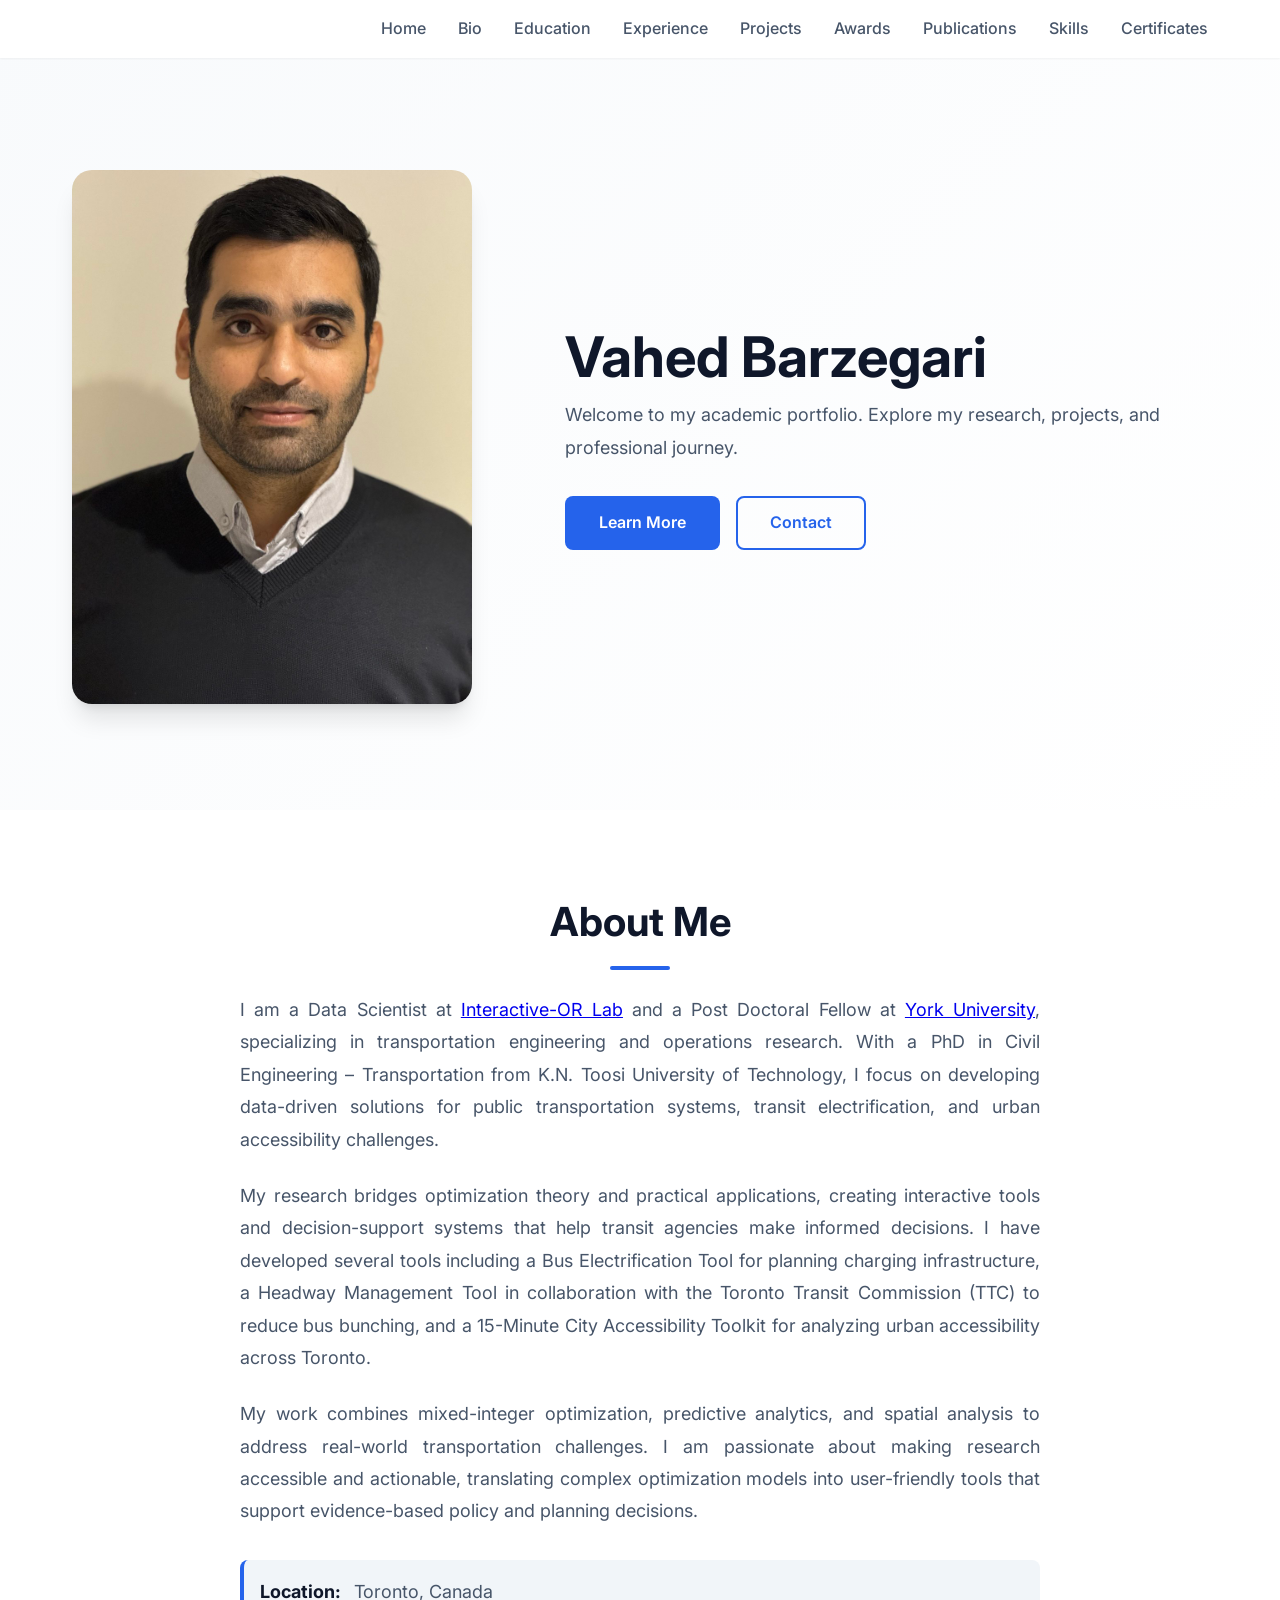
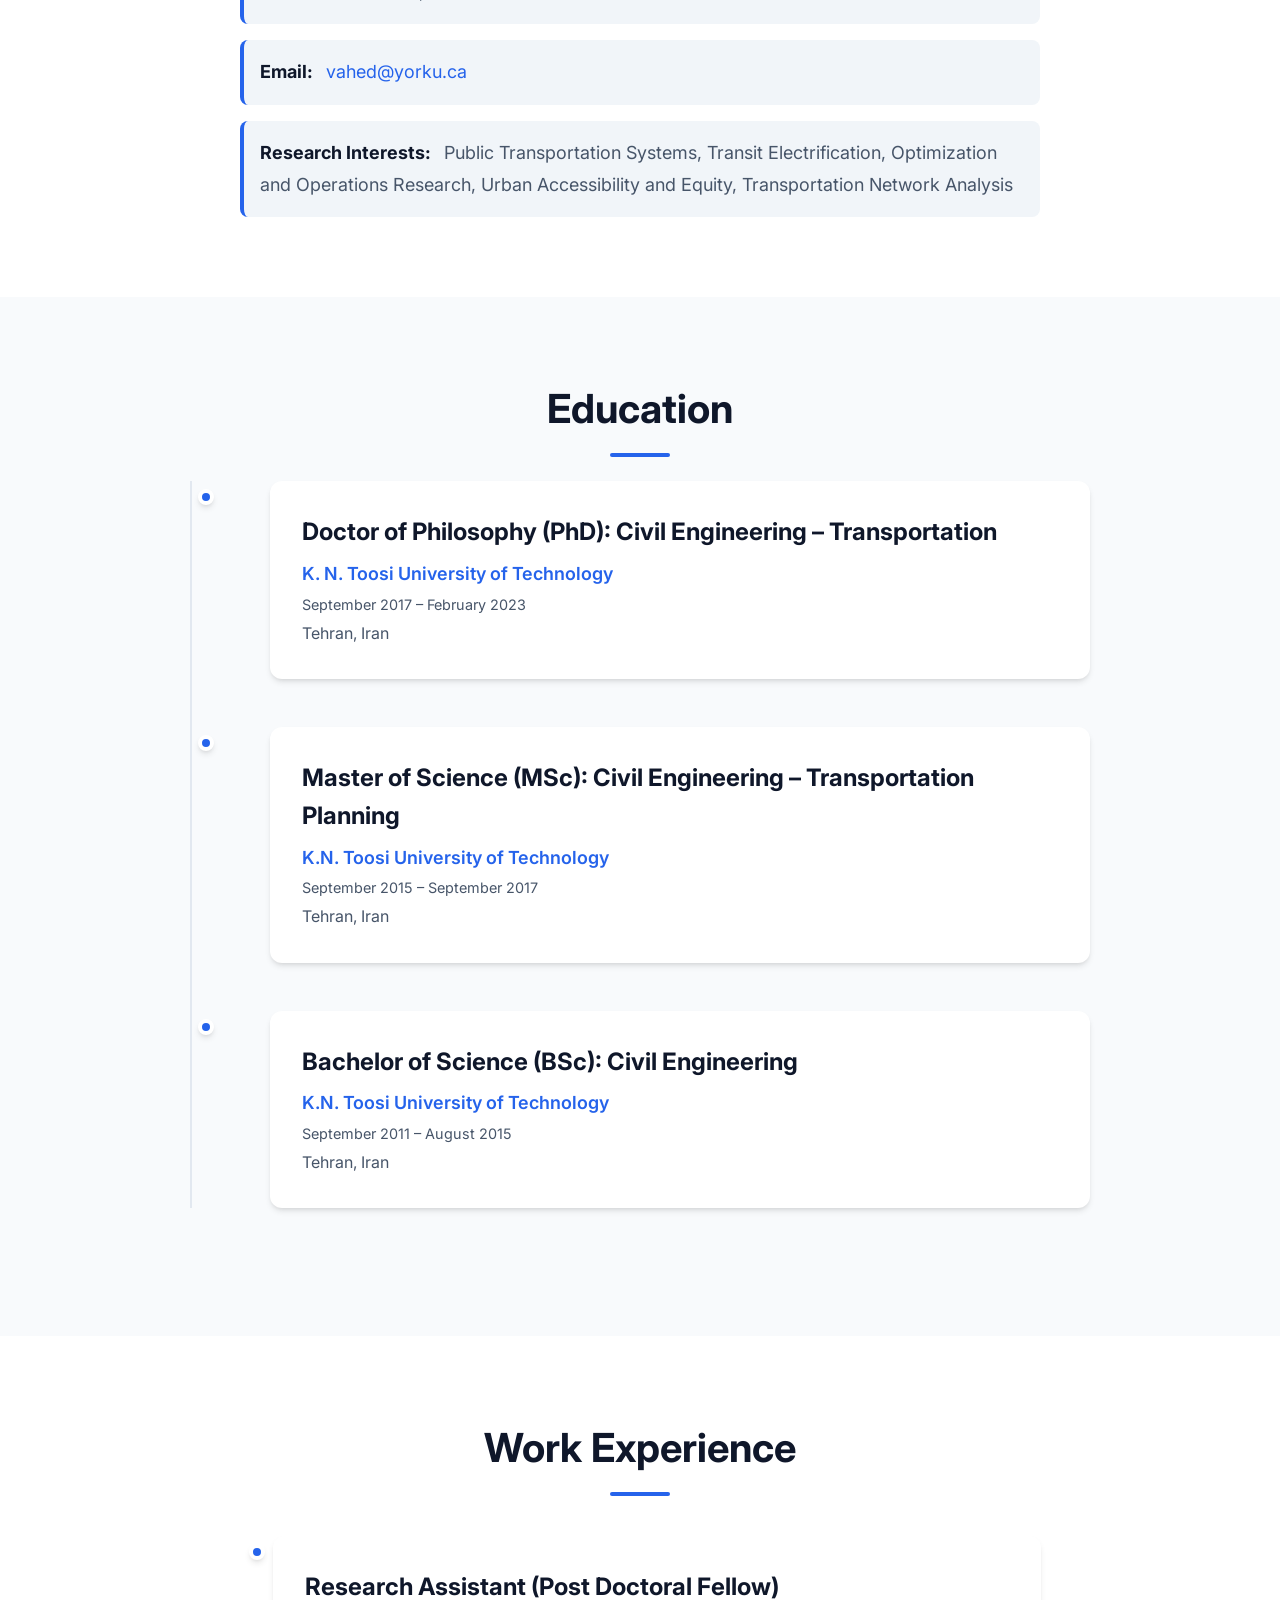
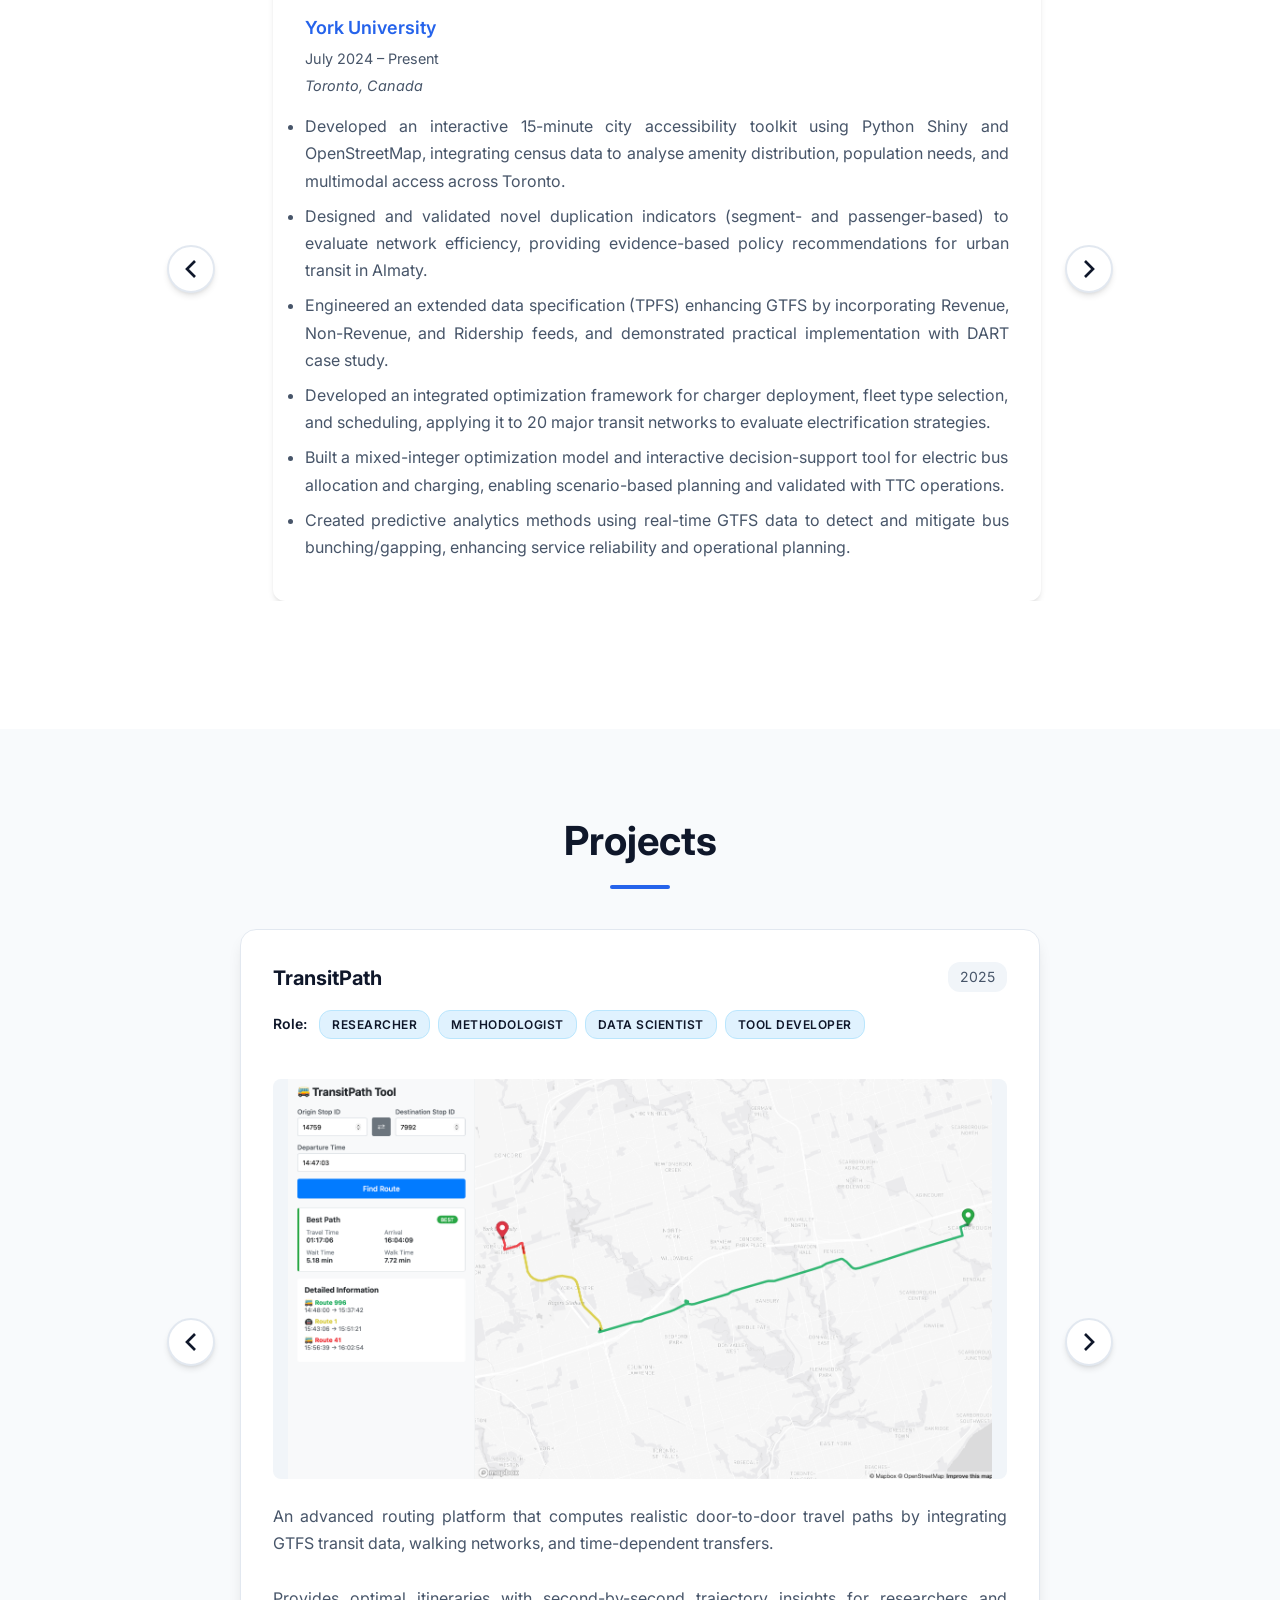
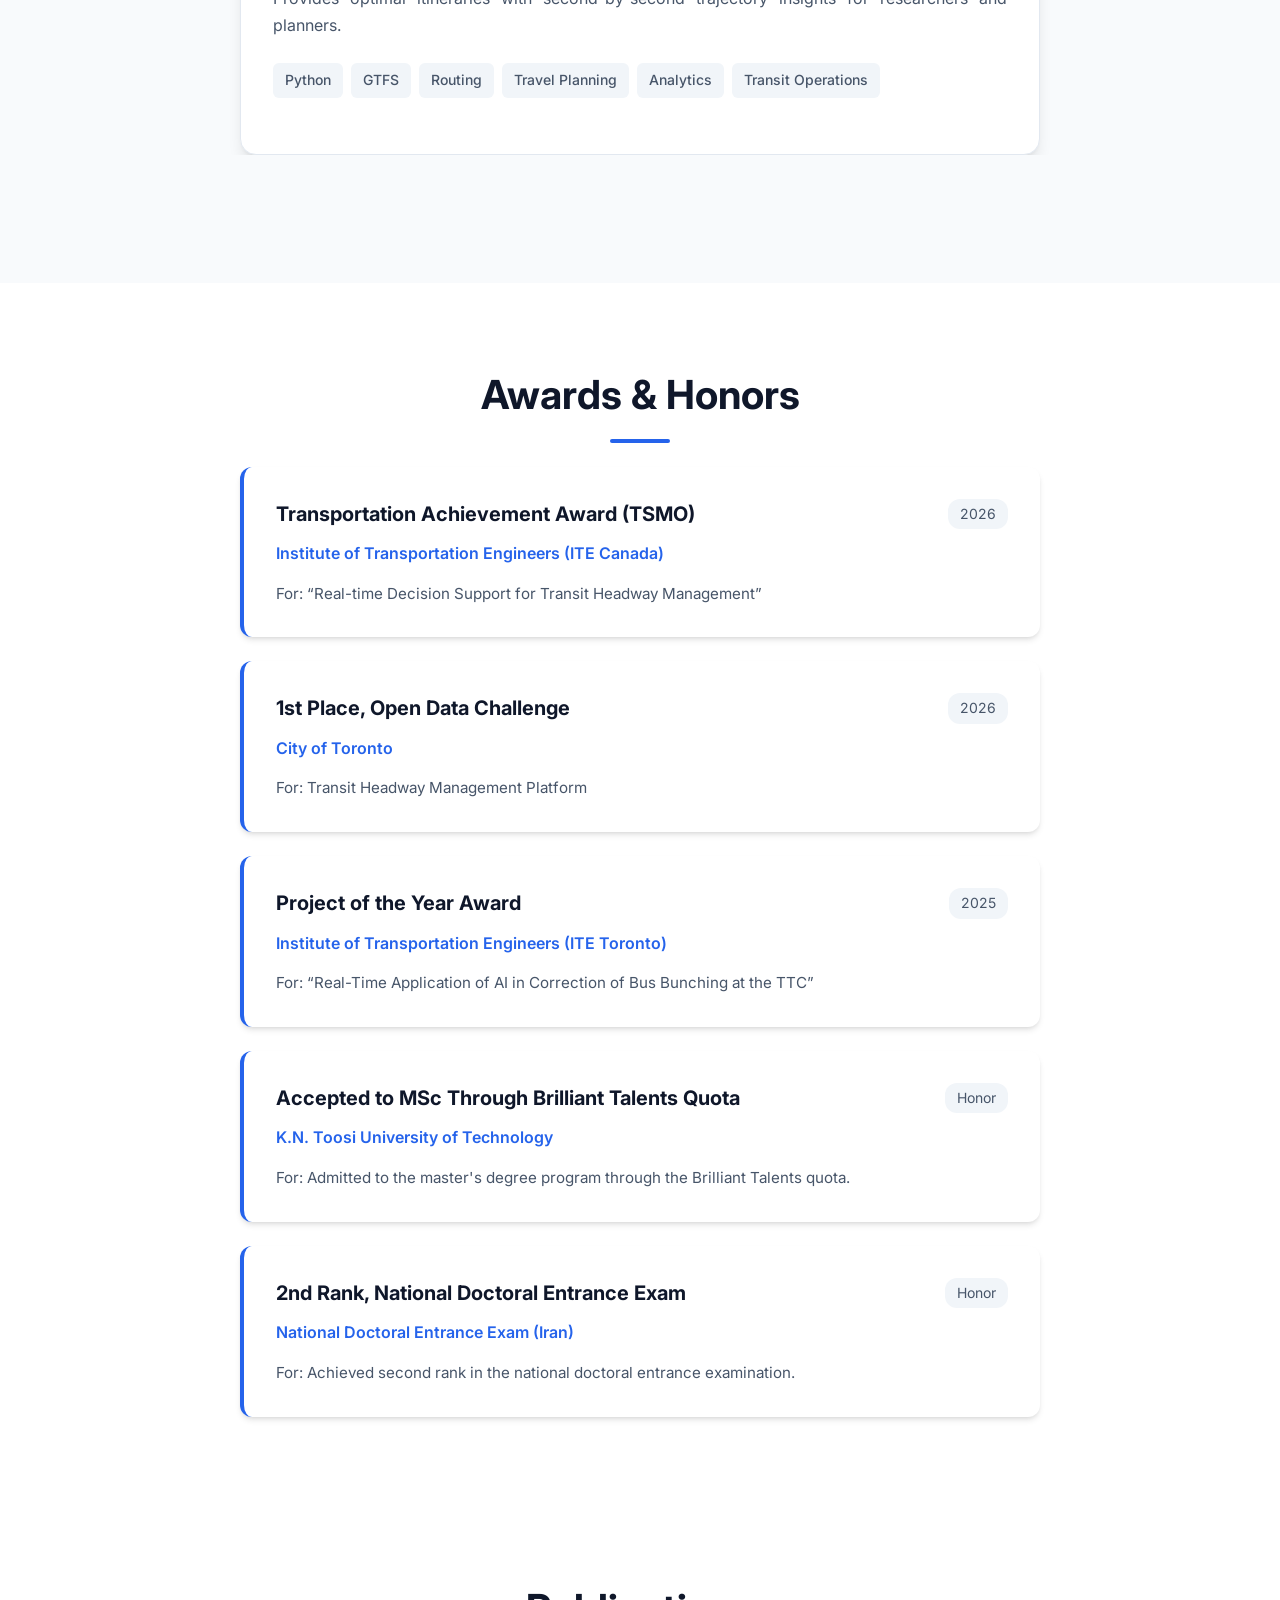
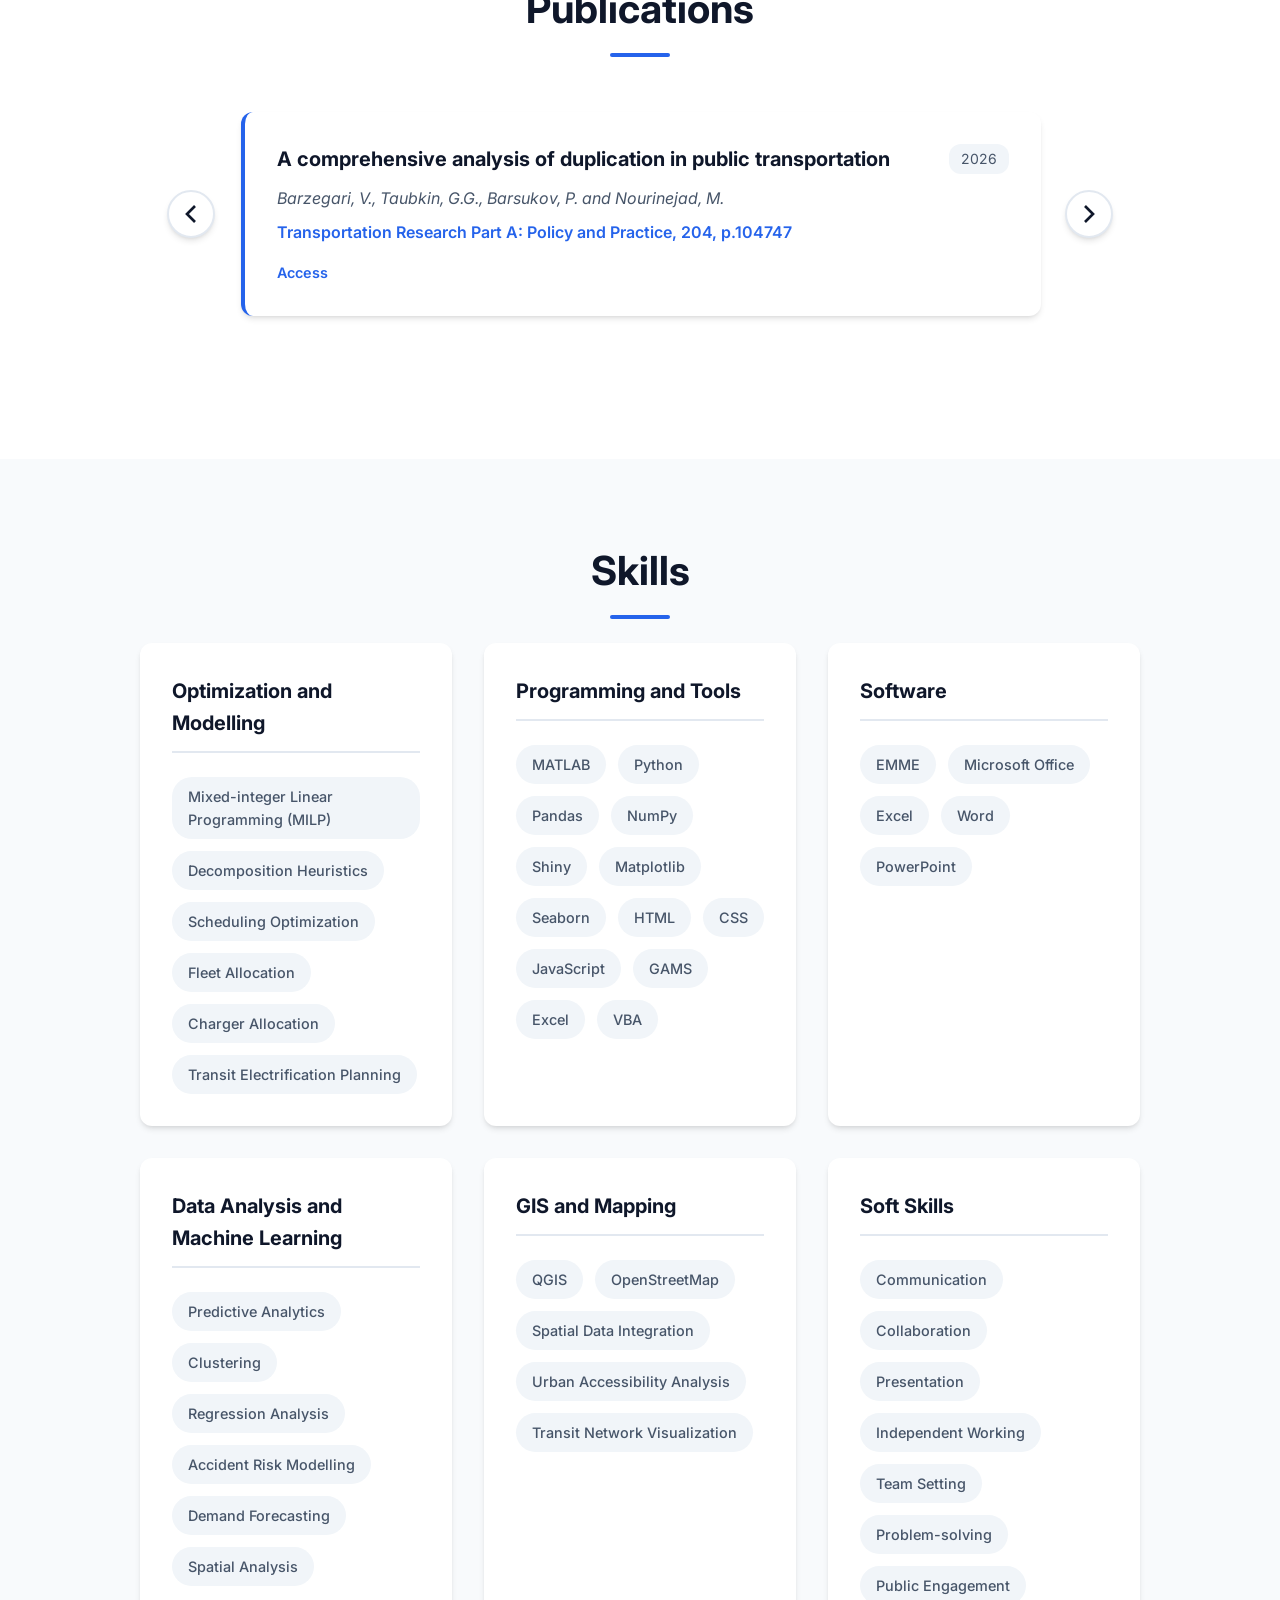
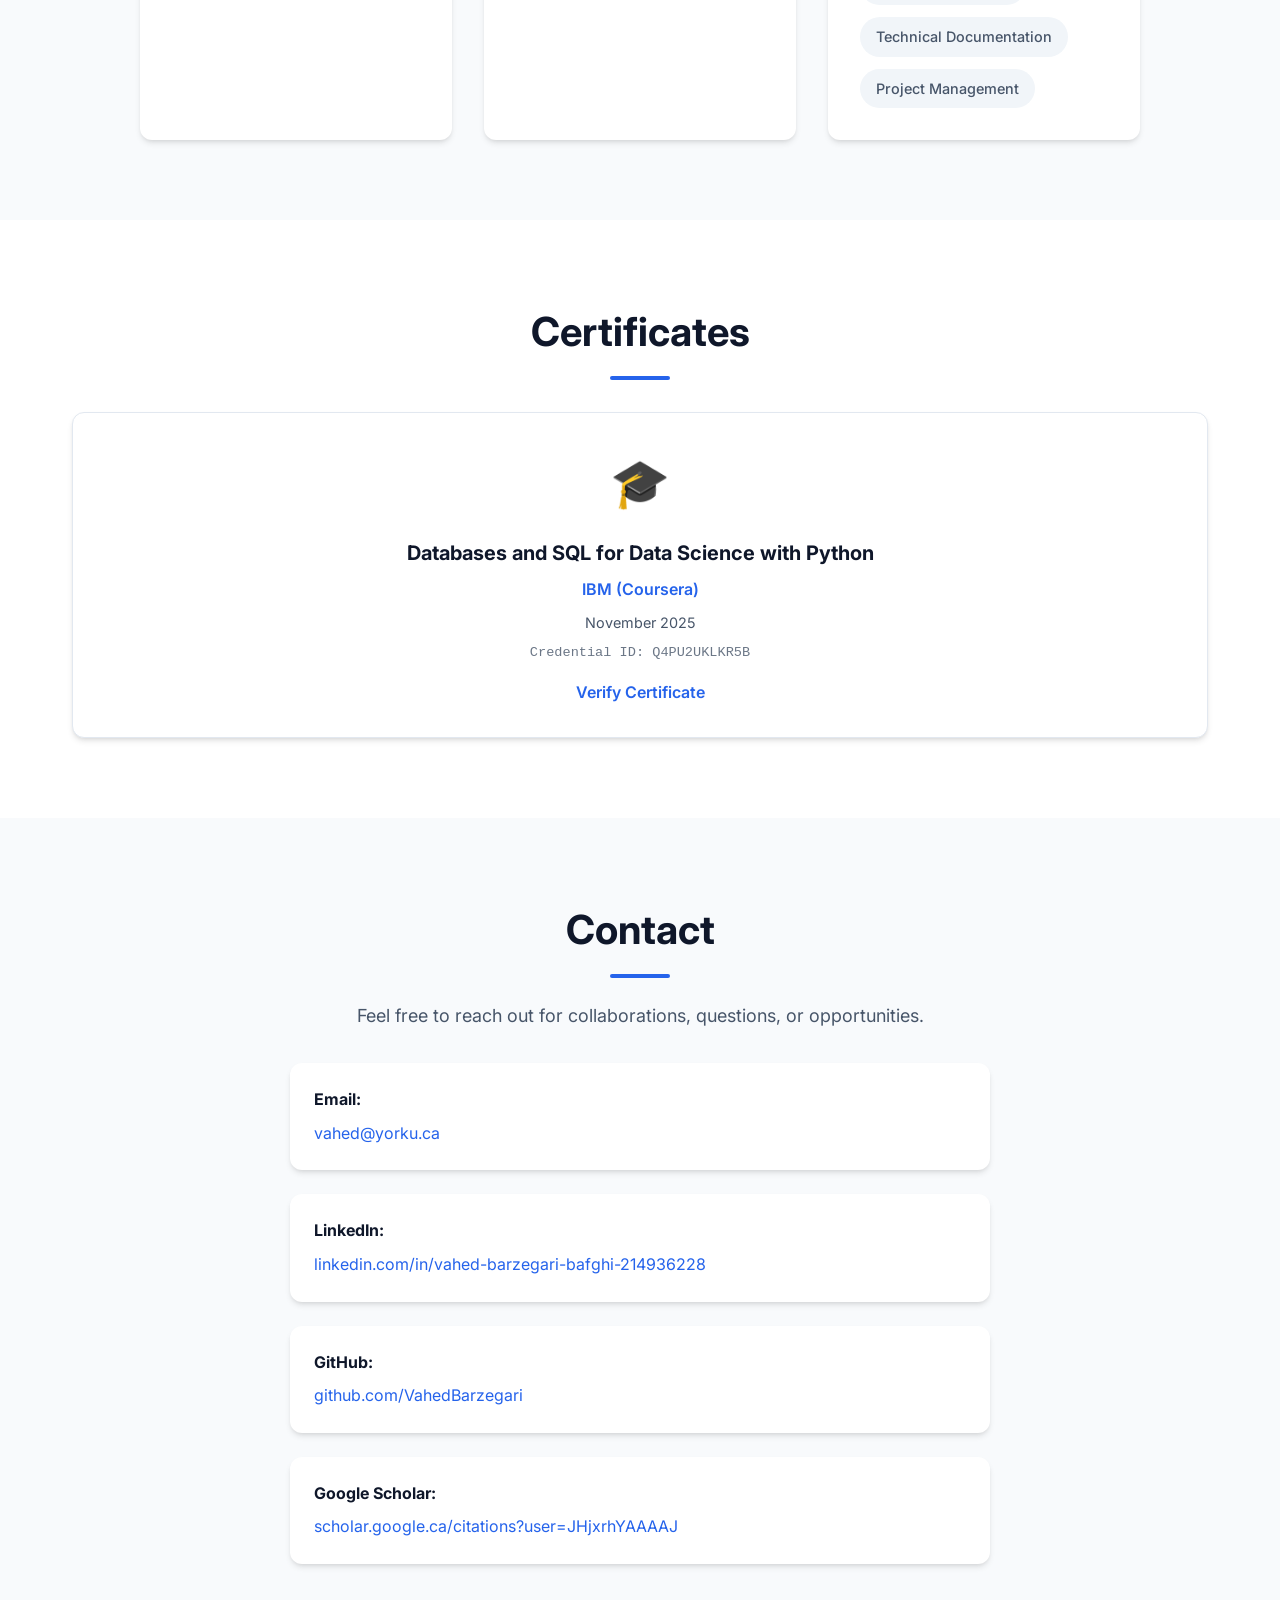
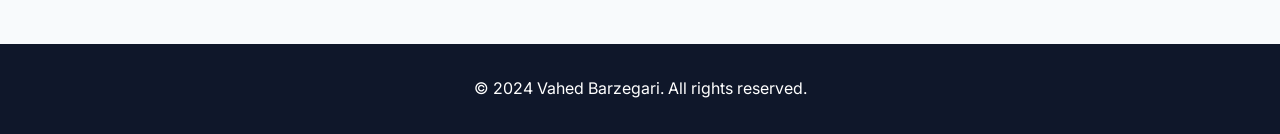
<file: index.html>
<!DOCTYPE html>
<html lang="en">
<head>
    <meta charset="UTF-8">
    <meta name="viewport" content="width=device-width, initial-scale=1.0">
    <meta name="description" content="Personal Academic Website">
    <title>Vahed Barzegari - Academic Website</title>
    <link rel="stylesheet" href="styles.css">
    <link rel="preconnect" href="https://fonts.googleapis.com">
    <link rel="preconnect" href="https://fonts.gstatic.com" crossorigin>
    <link href="https://fonts.googleapis.com/css2?family=Inter:wght@300;400;500;600;700&display=swap" rel="stylesheet">
</head>
<body>
    <!-- Navigation -->
    <nav class="navbar">
        <div class="container">
            <div class="nav-brand"></div>
            <ul class="nav-menu">
                <li><a href="#home" class="nav-link">Home</a></li>
                <li><a href="#bio" class="nav-link">Bio</a></li>
                <li><a href="#education" class="nav-link">Education</a></li>
                <li><a href="#experience" class="nav-link">Experience</a></li>
                <li><a href="#projects" class="nav-link">Projects</a></li>
                <li><a href="#awards" class="nav-link">Awards</a></li>
                <li><a href="#publications" class="nav-link">Publications</a></li>
                <li><a href="#skills" class="nav-link">Skills</a></li>
                <li><a href="#certificates" class="nav-link">Certificates</a></li>
            </ul>
            <button class="nav-toggle" aria-label="Toggle navigation">
                <span></span>
                <span></span>
                <span></span>
            </button>
        </div>
    </nav>

    <!-- Hero Section / Home -->
    <section id="home" class="hero">
        <div class="container">
            <div class="hero-content">
                <div class="hero-image">
                    <img src="photo_2025-09-09_20-57-59.jpg" alt="Vahed Barzegari">
                </div>
                <div class="hero-text">
                    <h1 class="hero-name">Vahed Barzegari</h1>
                    <p class="hero-description">Welcome to my academic portfolio. Explore my research, projects, and professional journey.</p>
                    <div class="hero-buttons">
                        <a href="#bio" class="btn btn-primary">Learn More</a>
                        <a href="#contact" class="btn btn-secondary">Contact</a>
                    </div>
                </div>
            </div>
        </div>
    </section>

    <!-- Bio Section -->
    <section id="bio" class="section">
        <div class="container">
            <h2 class="section-title">About Me</h2>
            <div class="bio-content">
                <div class="bio-text">
                    <p>I am a Data Scientist at <a href="https://interactive-or.net" target="_blank" rel="noopener noreferrer">Interactive-OR Lab</a> and a Post Doctoral Fellow at <a href="https://www.yorku.ca" target="_blank" rel="noopener noreferrer">York University</a>, specializing in transportation engineering and operations research. With a PhD in Civil Engineering – Transportation from K.N. Toosi University of Technology, I focus on developing data-driven solutions for public transportation systems, transit electrification, and urban accessibility challenges.</p>
                    <p>My research bridges optimization theory and practical applications, creating interactive tools and decision-support systems that help transit agencies make informed decisions. I have developed several tools including a Bus Electrification Tool for planning charging infrastructure, a Headway Management Tool in collaboration with the Toronto Transit Commission (TTC) to reduce bus bunching, and a 15-Minute City Accessibility Toolkit for analyzing urban accessibility across Toronto.</p>
                    <p>My work combines mixed-integer optimization, predictive analytics, and spatial analysis to address real-world transportation challenges. I am passionate about making research accessible and actionable, translating complex optimization models into user-friendly tools that support evidence-based policy and planning decisions.</p>
                    <div class="bio-details">
                        <div class="detail-item">
                            <strong>Location:</strong> <span>Toronto, Canada</span>
                        </div>
                        <div class="detail-item">
                            <strong>Email:</strong> <a href="mailto:vahed@yorku.ca">vahed@yorku.ca</a>
                        </div>
                        <div class="detail-item">
                            <strong>Research Interests:</strong> <span>Public Transportation Systems, Transit Electrification, Optimization and Operations Research, Urban Accessibility and Equity, Transportation Network Analysis</span>
                        </div>
                    </div>
                </div>
            </div>
        </div>
    </section>

    <!-- Education Section -->
    <section id="education" class="section section-alt">
        <div class="container">
            <h2 class="section-title">Education</h2>
            <div class="timeline">
                <div class="timeline-item">
                    <div class="timeline-marker"></div>
                    <div class="timeline-content">
                        <h3>Doctor of Philosophy (PhD): Civil Engineering – Transportation</h3>
                        <p class="timeline-institution">K. N. Toosi University of Technology</p>
                        <p class="timeline-date">September 2017 – February 2023</p>
                        <p class="timeline-description">Tehran, Iran</p>
                    </div>
                </div>
                <div class="timeline-item">
                    <div class="timeline-marker"></div>
                    <div class="timeline-content">
                        <h3>Master of Science (MSc): Civil Engineering – Transportation Planning</h3>
                        <p class="timeline-institution">K.N. Toosi University of Technology</p>
                        <p class="timeline-date">September 2015 – September 2017</p>
                        <p class="timeline-description">Tehran, Iran</p>
                    </div>
                </div>
                <div class="timeline-item">
                    <div class="timeline-marker"></div>
                    <div class="timeline-content">
                        <h3>Bachelor of Science (BSc): Civil Engineering</h3>
                        <p class="timeline-institution">K.N. Toosi University of Technology</p>
                        <p class="timeline-date">September 2011 – August 2015</p>
                        <p class="timeline-description">Tehran, Iran</p>
                    </div>
                </div>
            </div>
        </div>
    </section>

    <!-- Work Experience Section -->
    <section id="experience" class="section">
        <div class="container">
            <h2 class="section-title">Work Experience</h2>
            <div class="carousel-wrapper">
                <div class="carousel-container">
                    <div class="carousel-track timeline-carousel">
                <div class="carousel-slide">
                <div class="timeline-item">
                    <div class="timeline-marker"></div>
                    <div class="timeline-content">
                        <h3>Research Assistant (Post Doctoral Fellow)</h3>
                        <p class="timeline-institution">York University</p>
                        <p class="timeline-date">July 2024 – Present</p>
                        <p class="timeline-location">Toronto, Canada</p>
                        <ul class="timeline-description">
                            <li>Developed an interactive 15-minute city accessibility toolkit using Python Shiny and OpenStreetMap, integrating census data to analyse amenity distribution, population needs, and multimodal access across Toronto.</li>
                            <li>Designed and validated novel duplication indicators (segment- and passenger-based) to evaluate network efficiency, providing evidence-based policy recommendations for urban transit in Almaty.</li>
                            <li>Engineered an extended data specification (TPFS) enhancing GTFS by incorporating Revenue, Non-Revenue, and Ridership feeds, and demonstrated practical implementation with DART case study.</li>
                            <li>Developed an integrated optimization framework for charger deployment, fleet type selection, and scheduling, applying it to 20 major transit networks to evaluate electrification strategies.</li>
                            <li>Built a mixed-integer optimization model and interactive decision-support tool for electric bus allocation and charging, enabling scenario-based planning and validated with TTC operations.</li>
                            <li>Created predictive analytics methods using real-time GTFS data to detect and mitigate bus bunching/gapping, enhancing service reliability and operational planning.</li>
                        </ul>
                    </div>
                </div>
                </div>
                <div class="carousel-slide">
                <div class="timeline-item">
                    <div class="timeline-marker"></div>
                    <div class="timeline-content">
                        <h3>Civil Technician</h3>
                        <p class="timeline-institution">Madanchian Chogharat Civil and Development Cooperative Company</p>
                        <p class="timeline-date">June 2023 – December 2023</p>
                        <p class="timeline-location">Bafq, Iran</p>
                        <ul class="timeline-description">
                            <li>Developed and maintained managerial dashboards in Excel to monitor 10+ years of project data, including budgets, scope of work (SOW), progress tracking, and project duration.</li>
                            <li>Prepared comprehensive reports (monthly, quarterly, and annual) to support data-driven decision-making and performance evaluation.</li>
                            <li>Collaborated with project partners and stakeholders through regular meetings to align objectives, review progress, and address challenges.</li>
                        </ul>
                    </div>
                </div>
                </div>
                <div class="carousel-slide">
                <div class="timeline-item">
                    <div class="timeline-marker"></div>
                    <div class="timeline-content">
                        <h3>Data Analyst</h3>
                        <p class="timeline-institution">Yazd University</p>
                        <p class="timeline-date">August 2022 – May 2023</p>
                        <p class="timeline-location">Yazd, Iran</p>
                        <ul class="timeline-description">
                            <li>Investigated regulatory, legal, and social aspects of motorcycle use in Isfahan to inform evidence-based mobility policies.</li>
                            <li>Applied machine learning techniques to accident data for predicting high-risk locations, identifying safety hazards, and uncovering key accident causes.</li>
                            <li>Analysed spatial patterns of crashes to map hazard-prone areas and prioritize safety interventions.</li>
                            <li>Proposed urban design and policy measures, including dedicated motorcycle lanes, restricted streets, and improved enforcement to enhance mobility and safety.</li>
                            <li>Conducted a questionnaire survey to explore rider demographics, usage patterns, and behavioural factors, applying ML-based clustering for deeper insights.</li>
                        </ul>
                    </div>
                </div>
                </div>
                <div class="carousel-slide">
                <div class="timeline-item">
                    <div class="timeline-marker"></div>
                    <div class="timeline-content">
                        <h3>Research Assistant</h3>
                        <p class="timeline-institution">Islamic Republic of Iran Railways</p>
                        <p class="timeline-date">November 2020 – February 2022</p>
                        <p class="timeline-location">Tehran, Iran</p>
                        <ul class="timeline-description">
                            <li>Developed an integrated mixed-integer linear optimization model in GAMS and Python for rail freight operations, minimizing demand dissatisfaction and disorder in wagon dispatching.</li>
                            <li>Conducted a case study on Zob Ahan (Isfahan, Iran) demonstrating the model's ability to significantly reduce circulating wagons while meeting freight demand.</li>
                            <li>Performed sensitivity analyses showing the rail network's capacity to accommodate a 2.8-fold demand increase without new infrastructure and robustness to running time deviations up to 15%.</li>
                            <li>Built interactive managerial dashboards in Excel to visualize and analyse commodity flows across origin-destination pairs with dynamic filters (origins, destinations, commodities, time periods).</li>
                            <li>Enabled data-driven decision-making through dashboards providing detailed travel time analytics and performance monitoring of freight operations.</li>
                        </ul>
                    </div>
                </div>
                    </div>
                </div>
                <button class="carousel-btn carousel-btn-prev" aria-label="Previous">
                    <svg width="24" height="24" viewBox="0 0 24 24" fill="none" stroke="currentColor" stroke-width="2">
                        <path d="M15 18l-6-6 6-6"/>
                    </svg>
                </button>
                <div class="carousel-navigation">
                    <div class="carousel-dots"></div>
                </div>
                <button class="carousel-btn carousel-btn-next" aria-label="Next">
                    <svg width="24" height="24" viewBox="0 0 24 24" fill="none" stroke="currentColor" stroke-width="2">
                        <path d="M9 18l6-6-6-6"/>
                    </svg>
                </button>
            </div>
        </div>
    </section>

    <!-- Projects Section -->
    <section id="projects" class="section section-alt">
        <div class="container">
            <h2 class="section-title">Projects</h2>
            <div class="carousel-wrapper">
                <div class="carousel-container">
                    <div class="carousel-track projects-carousel">
                <div class="carousel-slide">
                <div class="project-card">
                    <div class="project-header">
                        <h3>TransitPath</h3>
                        <span class="project-year">2025</span>
                    </div>
                    <div class="project-roles">
                        <span class="role-label">Role:</span>
                        <span class="role-tag">Researcher</span>
                        <span class="role-tag">Methodologist</span>
                        <span class="role-tag">Data Scientist</span>
                        <span class="role-tag">Tool Developer</span>
                    </div>
                    <div class="project-image">
                        <img src="transitpath.png" alt="TransitPath Interface">
                    </div>
                    <p class="project-description">An advanced routing platform that computes realistic door-to-door travel paths by integrating GTFS transit data, walking networks, and time-dependent transfers.<br><br>Provides optimal itineraries with second-by-second trajectory insights for researchers and planners.</p>
                    <div class="project-tags">
                        <span class="tag">Python</span>
                        <span class="tag">GTFS</span>
                        <span class="tag">Routing</span>
                        <span class="tag">Travel Planning</span>
                        <span class="tag">Analytics</span>
                        <span class="tag">Transit Operations</span>
                    </div>
                </div>
                </div>
                <div class="carousel-slide">
                <div class="project-card">
                    <div class="project-header">
                        <h3>GTFS Analysis Tool</h3>
                        <span class="project-year">2025</span>
                    </div>
                    <div class="project-roles">
                        <span class="role-label">Role:</span>
                        <span class="role-tag">Researcher</span>
                        <span class="role-tag">Methodologist</span>
                        <span class="role-tag">Data Scientist</span>
                        <span class="role-tag">Tool Developer</span>
                    </div>
                    <div class="project-image">
                        <img src="GTFSTool.png" alt="GTFS Analysis Tool Interface">
                    </div>
                    <p class="project-description">Enables researchers, planners, and developers to identify data issues, validate feed quality, and gain deeper insights into transit network structures.</p>
                    <div class="project-tags">
                        <span class="tag">JavaScript</span>
                        <span class="tag">GTFS</span>
                        <span class="tag">Data Analysis</span>
                        <span class="tag">Transit Planning</span>
                    </div>
                </div>
                </div>
                <div class="carousel-slide">
                <div class="project-card">
                    <div class="project-header">
                        <h3>Bus Electrification Tool</h3>
                        <span class="project-year">2025</span>
                    </div>
                    <div class="project-roles">
                        <span class="role-label">Role:</span>
                        <span class="role-tag">Researcher</span>
                        <span class="role-tag">Methodologist</span>
                        <span class="role-tag">Data Scientist</span>
                        <span class="role-tag">Tool Developer</span>
                    </div>
                    <div class="project-image">
                        <img src="Bus Electrification Tool.png" alt="Bus Electrification Tool Interface">
                    </div>
                    <p class="project-description">An interactive planning tool that enables transit agencies to explore charging infrastructure and battery scenarios.<br><br>Test different configurations, evaluate costs, and optimize fleet electrification strategies with data-driven insights.</p>
                    <div class="project-tags">
                        <span class="tag">Python</span>
                        <span class="tag">Shiny</span>
                        <span class="tag">Optimization</span>
                        <span class="tag">Transit Planning</span>
                        <span class="tag">Electrification</span>
                    </div>
                </div>
                </div>
                <div class="carousel-slide">
                <div class="project-card">
                    <div class="project-header">
                        <h3>Headway Management Tool</h3>
                        <span class="project-year">2025</span>
                    </div>
                    <div class="project-roles">
                        <span class="role-label">Role:</span>
                        <span class="role-tag">Researcher</span>
                        <span class="role-tag">Data Scientist</span>
                    </div>
                    <div class="project-image">
                        <img src="Bunching Tool.png" alt="Headway Management Tool Interface">
                    </div>
                    <p class="project-description">Developed in collaboration with TTC, this tool uses real-time GTFS data and predictive analytics to detect and mitigate bus bunching and gapping.<br><br>Helps operators maintain consistent headways and improve service reliability across six pilot routes.</p>
                    <div class="project-tags">
                        <span class="tag">Python</span>
                        <span class="tag">GTFS</span>
                        <span class="tag">Real-time Data</span>
                        <span class="tag">Transit Operations</span>
                        <span class="tag">Predictive Analytics</span>
                    </div>
                </div>
                </div>
                <div class="carousel-slide">
                <div class="project-card">
                    <div class="project-header">
                        <h3>15-Minute City Accessibility Toolkit</h3>
                        <span class="project-year">2025</span>
                    </div>
                    <div class="project-roles">
                        <span class="role-label">Role:</span>
                        <span class="role-tag">Researcher</span>
                        <span class="role-tag">Methodologist</span>
                        <span class="role-tag">Data Scientist</span>
                        <span class="role-tag">Tool Developer</span>
                    </div>
                    <div class="project-image">
                        <img src="15Minute Toolkit.png" alt="15-Minute City Accessibility Toolkit Interface">
                    </div>
                    <p class="project-description">An interactive platform that assesses and visualizes accessibility across Toronto using multimodal travel data, demographics, and facility distributions.<br><br>Supports urban planning, equity analysis, and accessibility evaluation within the 15-minute city framework.</p>
                    <div class="project-tags">
                        <span class="tag">Python</span>
                        <span class="tag">Shiny</span>
                        <span class="tag">OpenStreetMap</span>
                        <span class="tag">GIS</span>
                        <span class="tag">Urban Planning</span>
                        <span class="tag">Accessibility Analysis</span>
                    </div>
                </div>
                    </div>
                </div>
                <button class="carousel-btn carousel-btn-prev" aria-label="Previous">
                    <svg width="24" height="24" viewBox="0 0 24 24" fill="none" stroke="currentColor" stroke-width="2">
                        <path d="M15 18l-6-6 6-6"/>
                    </svg>
                </button>
                <div class="carousel-navigation">
                    <div class="carousel-dots"></div>
                </div>
                <button class="carousel-btn carousel-btn-next" aria-label="Next">
                    <svg width="24" height="24" viewBox="0 0 24 24" fill="none" stroke="currentColor" stroke-width="2">
                        <path d="M9 18l6-6-6-6"/>
                    </svg>
                </button>
            </div>
        </div>
    </section>

    <!-- Awards & Honors Section -->
    <section id="awards" class="section">
        <div class="container">
            <h2 class="section-title">Awards &amp; Honors</h2>
            <div class="awards-list">
                <div class="publication-item">
                    <div class="publication-header">
                        <h3>Transportation Achievement Award (TSMO)</h3>
                        <span class="publication-year">2026</span>
                    </div>
                    <p class="publication-venue">Institute of Transportation Engineers (ITE Canada)</p>
                    <p class="award-for">For: “Real-time Decision Support for Transit Headway Management”</p>
                </div>
                <div class="publication-item">
                    <div class="publication-header">
                        <h3>1st Place, Open Data Challenge</h3>
                        <span class="publication-year">2026</span>
                    </div>
                    <p class="publication-venue">City of Toronto</p>
                    <p class="award-for">For: Transit Headway Management Platform</p>
                </div>
                <div class="publication-item">
                    <div class="publication-header">
                        <h3>Project of the Year Award</h3>
                        <span class="publication-year">2025</span>
                    </div>
                    <p class="publication-venue">Institute of Transportation Engineers (ITE Toronto)</p>
                    <p class="award-for">For: “Real-Time Application of AI in Correction of Bus Bunching at the TTC”</p>
                </div>
                <div class="publication-item">
                    <div class="publication-header">
                        <h3>Accepted to MSc Through Brilliant Talents Quota</h3>
                        <span class="publication-year">Honor</span>
                    </div>
                    <p class="publication-venue">K.N. Toosi University of Technology</p>
                    <p class="award-for">For: Admitted to the master's degree program through the Brilliant Talents quota.</p>
                </div>
                <div class="publication-item">
                    <div class="publication-header">
                        <h3>2nd Rank, National Doctoral Entrance Exam</h3>
                        <span class="publication-year">Honor</span>
                    </div>
                    <p class="publication-venue">National Doctoral Entrance Exam (Iran)</p>
                    <p class="award-for">For: Achieved second rank in the national doctoral entrance examination.</p>
                </div>
            </div>
        </div>
    </section>

    <!-- Publications Section -->
    <section id="publications" class="section">
        <div class="container">
            <h2 class="section-title">Publications</h2>
            <div class="carousel-wrapper">
                <div class="carousel-container">
                    <div class="carousel-track publications-carousel">
                <div class="carousel-slide">
                <div class="publication-item">
                    <div class="publication-header">
                        <h3>A comprehensive analysis of duplication in public transportation</h3>
                        <span class="publication-year">2026</span>
                    </div>
                    <p class="publication-authors">Barzegari, V., Taubkin, G.G., Barsukov, P. and Nourinejad, M.</p>
                    <p class="publication-venue">Transportation Research Part A: Policy and Practice, 204, p.104747</p>
                    <div class="publication-links">
                        <a href="https://www.sciencedirect.com/science/article/pii/S0965856425003805" target="_blank" rel="noopener noreferrer" class="publication-link">Access</a>
                    </div>
                </div>
                </div>
                <div class="carousel-slide">
                <div class="publication-item">
                    <div class="publication-header">
                        <h3>Transit electrification through charger deployment, fleet type selection, and charging schedule optimization</h3>
                        <span class="publication-year">2025</span>
                    </div>
                    <p class="publication-authors">Barzegari, V. and Nourinejad, M.</p>
                    <p class="publication-venue">Energy, p.139181</p>
                    <div class="publication-links">
                        <a href="https://www.sciencedirect.com/science/article/pii/S0360544225048236" target="_blank" rel="noopener noreferrer" class="publication-link">Access</a>
                    </div>
                </div>
                </div>
                <div class="carousel-slide">
                <div class="publication-item">
                    <div class="publication-header">
                        <h3>Public transportation fleet electrification and charger schedule optimization using a decomposition heuristic</h3>
                        <span class="publication-year">2025</span>
                    </div>
                    <p class="publication-authors">Naeimian, B., Mohseni, G., Barzegari, V., Nourinejad, M. and Park, P.Y.</p>
                    <p class="publication-venue">Energy, 333, p.137135</p>
                    <div class="publication-links">
                        <a href="https://www.sciencedirect.com/science/article/pii/S036054422502777X" target="_blank" rel="noopener noreferrer" class="publication-link">Access</a>
                    </div>
                </div>
                </div>
                <div class="carousel-slide">
                <div class="publication-item">
                    <div class="publication-header">
                        <h3>Fleet cost and capacity effects of automated vehicles in mixed traffic networks: A system optimal assignment problem</h3>
                        <span class="publication-year">2023</span>
                    </div>
                    <p class="publication-authors">Barzegari, V., Edrisi, A. and Nourinejad, M.</p>
                    <p class="publication-venue">Transportation Research Part C: Emerging Technologies, 148, p.104020</p>
                    <div class="publication-links">
                        <a href="https://www.sciencedirect.com/science/article/pii/S0968090X23000098" target="_blank" rel="noopener noreferrer" class="publication-link">Access</a>
                    </div>
                </div>
                </div>
                <div class="carousel-slide">
                <div class="publication-item">
                    <div class="publication-header">
                        <h3>Subway System Usage by Elderly: Application of a Hybrid Choice Model</h3>
                        <span class="publication-year">2022</span>
                    </div>
                    <p class="publication-authors">Edrisi, A., Hayati Salout, M., Ganjipour, H. and Barzegari, V.</p>
                    <p class="publication-venue">Numerical Methods in Civil Engineering, 7(3), pp.78-93</p>
                    <div class="publication-links">
                        <a href="https://nmce.kntu.ac.ir/article_160558.html" target="_blank" rel="noopener noreferrer" class="publication-link">Access</a>
                    </div>
                </div>
                </div>
                <div class="carousel-slide">
                <div class="publication-item">
                    <div class="publication-header">
                        <h3>Optimal number and location of parking facilities in presence of autonomous vehicles</h3>
                        <span class="publication-year">2022</span>
                    </div>
                    <p class="publication-authors">Barzegari, V. and Edrisi, A.</p>
                    <p class="publication-venue">Numerical Methods in Civil Engineering, 7(1), pp.70-83</p>
                    <div class="publication-links">
                        <a href="https://nmce.kntu.ac.ir/article_160583.html" target="_blank" rel="noopener noreferrer" class="publication-link">Access</a>
                    </div>
                </div>
                </div>
                <div class="carousel-slide">
                <div class="publication-item">
                    <div class="publication-header">
                        <h3>Serial formation and parallel competition in public transportation</h3>
                        <span class="publication-year">2021</span>
                    </div>
                    <p class="publication-authors">Edrisi, A., Barzegari, V. and Nourinejad, M.</p>
                    <p class="publication-venue">Transportmetrica A: Transport Science, 17(4), pp.1193-1216</p>
                    <div class="publication-links">
                        <a href="https://www.tandfonline.com/doi/abs/10.1080/23249935.2020.1842940" target="_blank" rel="noopener noreferrer" class="publication-link">Access</a>
                    </div>
                </div>
                    </div>
                </div>
                <button class="carousel-btn carousel-btn-prev" aria-label="Previous">
                    <svg width="24" height="24" viewBox="0 0 24 24" fill="none" stroke="currentColor" stroke-width="2">
                        <path d="M15 18l-6-6 6-6"/>
                    </svg>
                </button>
                <div class="carousel-navigation">
                    <div class="carousel-dots"></div>
                </div>
                <button class="carousel-btn carousel-btn-next" aria-label="Next">
                    <svg width="24" height="24" viewBox="0 0 24 24" fill="none" stroke="currentColor" stroke-width="2">
                        <path d="M9 18l6-6-6-6"/>
                    </svg>
                </button>
            </div>
        </div>
    </section>

    <!-- Skills Section -->
    <section id="skills" class="section section-alt">
        <div class="container">
            <h2 class="section-title">Skills</h2>
            <div class="skills-container">
                <div class="skill-category">
                    <h3>Optimization and Modelling</h3>
                    <div class="skills-list">
                        <span class="skill-item">Mixed-integer Linear Programming (MILP)</span>
                        <span class="skill-item">Decomposition Heuristics</span>
                        <span class="skill-item">Scheduling Optimization</span>
                        <span class="skill-item">Fleet Allocation</span>
                        <span class="skill-item">Charger Allocation</span>
                        <span class="skill-item">Transit Electrification Planning</span>
                    </div>
                </div>
                <div class="skill-category">
                    <h3>Programming and Tools</h3>
                    <div class="skills-list">
                        <span class="skill-item">MATLAB</span>
                        <span class="skill-item">Python</span>
                        <span class="skill-item">Pandas</span>
                        <span class="skill-item">NumPy</span>
                        <span class="skill-item">Shiny</span>
                        <span class="skill-item">Matplotlib</span>
                        <span class="skill-item">Seaborn</span>
                        <span class="skill-item">HTML</span>
                        <span class="skill-item">CSS</span>
                        <span class="skill-item">JavaScript</span>
                        <span class="skill-item">GAMS</span>
                        <span class="skill-item">Excel</span>
                        <span class="skill-item">VBA</span>
                    </div>
                </div>
                <div class="skill-category">
                    <h3>Software</h3>
                    <div class="skills-list">
                        <span class="skill-item">EMME</span>
                        <span class="skill-item">Microsoft Office</span>
                        <span class="skill-item">Excel</span>
                        <span class="skill-item">Word</span>
                        <span class="skill-item">PowerPoint</span>
                    </div>
                </div>
                <div class="skill-category">
                    <h3>Data Analysis and Machine Learning</h3>
                    <div class="skills-list">
                        <span class="skill-item">Predictive Analytics</span>
                        <span class="skill-item">Clustering</span>
                        <span class="skill-item">Regression Analysis</span>
                        <span class="skill-item">Accident Risk Modelling</span>
                        <span class="skill-item">Demand Forecasting</span>
                        <span class="skill-item">Spatial Analysis</span>
                    </div>
                </div>
                <div class="skill-category">
                    <h3>GIS and Mapping</h3>
                    <div class="skills-list">
                        <span class="skill-item">QGIS</span>
                        <span class="skill-item">OpenStreetMap</span>
                        <span class="skill-item">Spatial Data Integration</span>
                        <span class="skill-item">Urban Accessibility Analysis</span>
                        <span class="skill-item">Transit Network Visualization</span>
                    </div>
                </div>
                <div class="skill-category">
                    <h3>Soft Skills</h3>
                    <div class="skills-list">
                        <span class="skill-item">Communication</span>
                        <span class="skill-item">Collaboration</span>
                        <span class="skill-item">Presentation</span>
                        <span class="skill-item">Independent Working</span>
                        <span class="skill-item">Team Setting</span>
                        <span class="skill-item">Problem-solving</span>
                        <span class="skill-item">Public Engagement</span>
                        <span class="skill-item">Technical Documentation</span>
                        <span class="skill-item">Project Management</span>
                    </div>
                </div>
            </div>
        </div>
    </section>

    <!-- Certificates Section -->
    <section id="certificates" class="section">
        <div class="container">
            <h2 class="section-title">Certificates</h2>
            <div class="certificates-grid">
                <div class="certificate-card">
                    <div class="certificate-icon">🎓</div>
                    <h3>Databases and SQL for Data Science with Python</h3>
                    <p class="certificate-issuer">IBM (Coursera)</p>
                    <p class="certificate-date">November 2025</p>
                    <p class="certificate-id">Credential ID: Q4PU2UKLKR5B</p>
                    <a href="https://coursera.org/verify/Q4PU2UKLKR5B" target="_blank" rel="noopener noreferrer" class="certificate-link">Verify Certificate</a>
                </div>
            </div>
        </div>
    </section>

    <!-- Contact Section -->
    <section id="contact" class="section section-alt">
        <div class="container">
            <h2 class="section-title">Contact</h2>
            <div class="contact-content">
                <p>Feel free to reach out for collaborations, questions, or opportunities.</p>
                <div class="contact-info">
                    <div class="contact-item">
                        <strong>Email:</strong>
                        <a href="mailto:vahed@yorku.ca">vahed@yorku.ca</a>
                    </div>
                    <div class="contact-item">
                        <strong>LinkedIn:</strong>
                        <a href="https://www.linkedin.com/in/vahed-barzegari-bafghi-214936228/" target="_blank" rel="noopener noreferrer">linkedin.com/in/vahed-barzegari-bafghi-214936228</a>
                    </div>
                    <div class="contact-item">
                        <strong>GitHub:</strong>
                        <a href="https://github.com/VahedBarzegari" target="_blank" rel="noopener noreferrer">github.com/VahedBarzegari</a>
                    </div>
                    <div class="contact-item">
                        <strong>Google Scholar:</strong>
                        <a href="https://scholar.google.ca/citations?hl=en&user=JHjxrhYAAAAJ&view_op=list_works&sortby=pubdate" target="_blank" rel="noopener noreferrer">scholar.google.ca/citations?user=JHjxrhYAAAAJ</a>
                    </div>
                </div>
            </div>
        </div>
    </section>

    <!-- Footer -->
    <footer class="footer">
        <div class="container">
            <p>&copy; 2024 Vahed Barzegari. All rights reserved.</p>
        </div>
    </footer>

    <script src="script.js"></script>
</body>
</html>
</file>
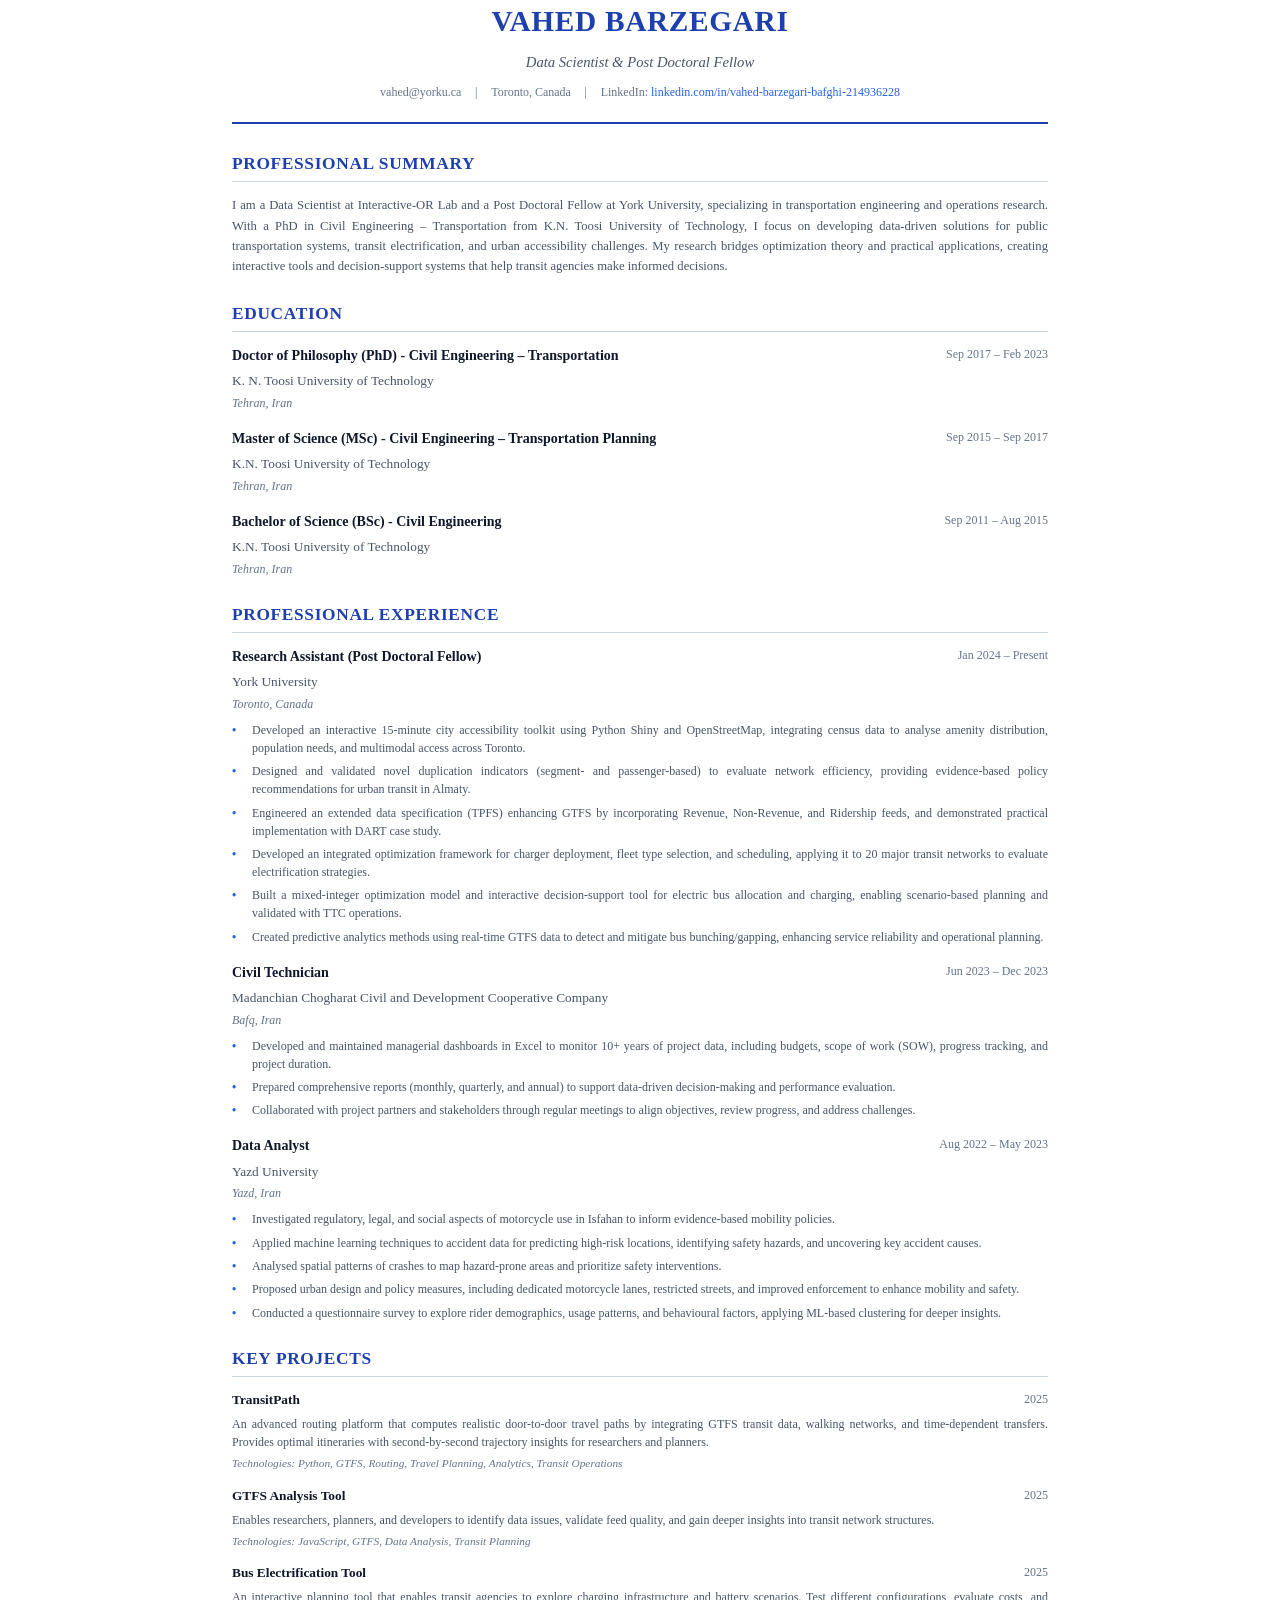
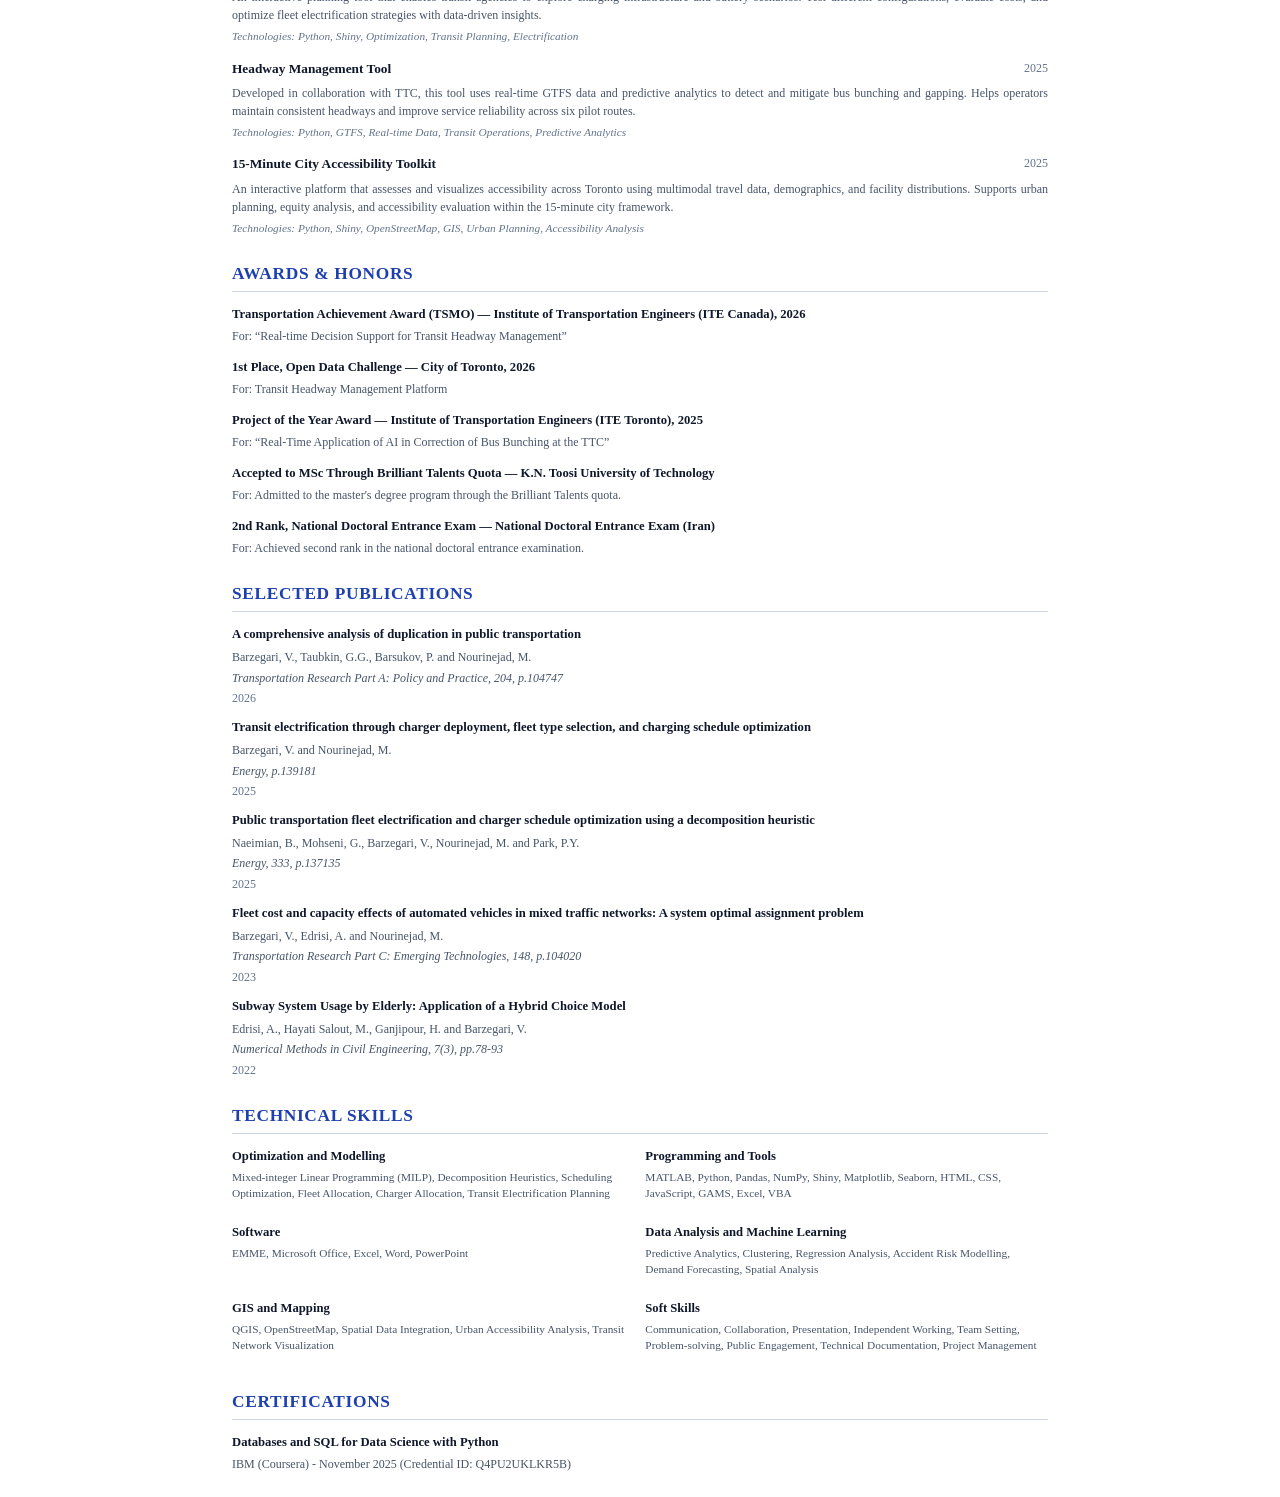
<file: Vahed_Barzegari_CV.html>
<!DOCTYPE html>
<html lang="en">
<head>
    <meta charset="UTF-8">
    <meta name="viewport" content="width=device-width, initial-scale=1.0">
    <title>Vahed Barzegari - Curriculum Vitae</title>
    <style>
        @page {
            size: letter;
            margin: 0.75in;
        }
        
        * {
            margin: 0;
            padding: 0;
            box-sizing: border-box;
        }
        
        body {
            font-family: 'Georgia', 'Times New Roman', serif;
            font-size: 10pt;
            line-height: 1.5;
            color: #333;
            background: white;
        }
        
        .cv-container {
            max-width: 8.5in;
            margin: 0 auto;
            padding: 0;
        }
        
        /* Header */
        .header {
            text-align: center;
            margin-bottom: 20pt;
            padding-bottom: 15pt;
            border-bottom: 2pt solid #1e40af;
        }
        
        .name {
            font-size: 22pt;
            font-weight: bold;
            color: #1e40af;
            margin-bottom: 5pt;
            letter-spacing: 0.5pt;
        }
        
        .title {
            font-size: 11pt;
            color: #475569;
            margin-bottom: 8pt;
            font-style: italic;
        }
        
        .contact-info {
            font-size: 9pt;
            color: #64748b;
            line-height: 1.6;
        }
        
        .contact-info span {
            margin: 0 8pt;
        }
        
        .contact-info a {
            color: #2563eb;
            text-decoration: none;
        }
        
        .contact-info a:hover {
            text-decoration: underline;
        }
        
        /* Sections */
        .section {
            margin-bottom: 18pt;
            page-break-inside: avoid;
        }
        
        .section-title {
            font-size: 13pt;
            font-weight: bold;
            color: #1e40af;
            margin-bottom: 10pt;
            padding-bottom: 3pt;
            border-bottom: 1pt solid #cbd5e1;
            text-transform: uppercase;
            letter-spacing: 0.5pt;
        }
        
        /* Professional Summary */
        .summary {
            text-align: justify;
            font-size: 9.5pt;
            line-height: 1.6;
            color: #475569;
        }
        
        /* Education and Experience Items */
        .item {
            margin-bottom: 12pt;
            page-break-inside: avoid;
        }
        
        .item-header {
            display: flex;
            justify-content: space-between;
            align-items: flex-start;
            margin-bottom: 4pt;
        }
        
        .item-title {
            font-size: 10.5pt;
            font-weight: bold;
            color: #0f172a;
        }
        
        .item-date {
            font-size: 9pt;
            color: #64748b;
            white-space: nowrap;
            margin-left: 10pt;
        }
        
        .item-company {
            font-size: 10pt;
            color: #475569;
            margin-bottom: 2pt;
        }
        
        .item-location {
            font-size: 9pt;
            color: #64748b;
            font-style: italic;
            margin-bottom: 6pt;
        }
        
        .item-description {
            font-size: 9pt;
            color: #475569;
            text-align: justify;
            line-height: 1.5;
        }
        
        .bullet-list {
            list-style: none;
            padding-left: 0;
        }
        
        .bullet-list li {
            margin-bottom: 4pt;
            padding-left: 15pt;
            position: relative;
            font-size: 9pt;
            color: #475569;
            text-align: justify;
            line-height: 1.5;
        }
        
        .bullet-list li:before {
            content: "•";
            position: absolute;
            left: 0;
            color: #2563eb;
            font-weight: bold;
        }
        
        /* Projects */
        .project {
            margin-bottom: 10pt;
        }
        
        .project-header {
            display: flex;
            justify-content: space-between;
            align-items: flex-start;
            margin-bottom: 4pt;
        }
        
        .project-name {
            font-size: 10pt;
            font-weight: bold;
            color: #0f172a;
        }
        
        .project-year {
            font-size: 9pt;
            color: #64748b;
        }
        
        .project-description {
            font-size: 9pt;
            color: #475569;
            text-align: justify;
            line-height: 1.5;
            margin-bottom: 3pt;
        }
        
        .project-tech {
            font-size: 8.5pt;
            color: #64748b;
            font-style: italic;
        }
        
        /* Publications */
        .publication {
            margin-bottom: 8pt;
        }
        
        .publication-title {
            font-size: 9.5pt;
            font-weight: bold;
            color: #0f172a;
            margin-bottom: 3pt;
        }
        
        .publication-authors {
            font-size: 9pt;
            color: #475569;
            margin-bottom: 2pt;
        }
        
        .publication-venue {
            font-size: 9pt;
            color: #475569;
            font-style: italic;
            margin-bottom: 2pt;
        }
        
        .publication-year {
            font-size: 9pt;
            color: #64748b;
        }
        
        /* Awards */
        .award {
            margin-bottom: 10pt;
        }
        
        .award-line {
            font-size: 9.5pt;
            font-weight: bold;
            color: #0f172a;
            margin-bottom: 2pt;
        }
        
        .award-for {
            font-size: 9pt;
            color: #475569;
        }
        
        /* Skills */
        .skills-grid {
            display: grid;
            grid-template-columns: repeat(2, 1fr);
            gap: 8pt;
        }
        
        .skill-category {
            margin-bottom: 8pt;
        }
        
        .skill-category-name {
            font-size: 9.5pt;
            font-weight: bold;
            color: #0f172a;
            margin-bottom: 3pt;
        }
        
        .skill-items {
            font-size: 8.5pt;
            color: #475569;
            line-height: 1.4;
        }
        
        /* Certificates */
        .certificate {
            margin-bottom: 6pt;
        }
        
        .certificate-name {
            font-size: 9.5pt;
            font-weight: bold;
            color: #0f172a;
            margin-bottom: 2pt;
        }
        
        .certificate-details {
            font-size: 9pt;
            color: #475569;
        }
        
        /* Print optimizations */
        @media print {
            @page {
                margin: 0.6in 0.75in;
            }
            
            body {
                print-color-adjust: exact;
                -webkit-print-color-adjust: exact;
            }
            
            .section {
                margin-bottom: 12pt;
                page-break-inside: auto;
            }
            
            .section-title {
                page-break-after: avoid;
                margin-bottom: 8pt;
            }
            
            .item {
                page-break-inside: avoid;
                margin-bottom: 10pt;
            }
            
            .project {
                page-break-inside: avoid;
                margin-bottom: 8pt;
            }
            
            .publication {
                page-break-inside: avoid;
            }
            
            .award {
                page-break-inside: avoid;
            }
            
            .header {
                margin-bottom: 12pt;
                padding-bottom: 10pt;
            }
        }
    </style>
</head>
<body>
    <div class="cv-container">
        <!-- Header -->
        <div class="header">
            <div class="name">VAHED BARZEGARI</div>
            <div class="title">Data Scientist & Post Doctoral Fellow</div>
            <div class="contact-info">
                <span>vahed@yorku.ca</span> | 
                <span>Toronto, Canada</span> | 
                <span>LinkedIn: <a href="https://www.linkedin.com/in/vahed-barzegari-bafghi-214936228/" style="color: #2563eb; text-decoration: none;">linkedin.com/in/vahed-barzegari-bafghi-214936228</a></span>
            </div>
        </div>
        
        <!-- Professional Summary -->
        <div class="section">
            <div class="section-title">Professional Summary</div>
            <div class="summary">
                I am a Data Scientist at Interactive-OR Lab and a Post Doctoral Fellow at York University, specializing in transportation engineering and operations research. With a PhD in Civil Engineering – Transportation from K.N. Toosi University of Technology, I focus on developing data-driven solutions for public transportation systems, transit electrification, and urban accessibility challenges. My research bridges optimization theory and practical applications, creating interactive tools and decision-support systems that help transit agencies make informed decisions.
            </div>
        </div>
        
        <!-- Education -->
        <div class="section">
            <div class="section-title">Education</div>
            
            <div class="item">
                <div class="item-header">
                    <div class="item-title">Doctor of Philosophy (PhD) - Civil Engineering – Transportation</div>
                    <div class="item-date">Sep 2017 – Feb 2023</div>
                </div>
                <div class="item-company">K. N. Toosi University of Technology</div>
                <div class="item-location">Tehran, Iran</div>
            </div>
            
            <div class="item">
                <div class="item-header">
                    <div class="item-title">Master of Science (MSc) - Civil Engineering – Transportation Planning</div>
                    <div class="item-date">Sep 2015 – Sep 2017</div>
                </div>
                <div class="item-company">K.N. Toosi University of Technology</div>
                <div class="item-location">Tehran, Iran</div>
            </div>
            
            <div class="item">
                <div class="item-header">
                    <div class="item-title">Bachelor of Science (BSc) - Civil Engineering</div>
                    <div class="item-date">Sep 2011 – Aug 2015</div>
                </div>
                <div class="item-company">K.N. Toosi University of Technology</div>
                <div class="item-location">Tehran, Iran</div>
            </div>
        </div>
        
        <!-- Professional Experience -->
        <div class="section">
            <div class="section-title">Professional Experience</div>
            
            <div class="item">
                <div class="item-header">
                    <div class="item-title">Research Assistant (Post Doctoral Fellow)</div>
                    <div class="item-date">Jan 2024 – Present</div>
                </div>
                <div class="item-company">York University</div>
                <div class="item-location">Toronto, Canada</div>
                <ul class="bullet-list">
                    <li>Developed an interactive 15-minute city accessibility toolkit using Python Shiny and OpenStreetMap, integrating census data to analyse amenity distribution, population needs, and multimodal access across Toronto.</li>
                    <li>Designed and validated novel duplication indicators (segment- and passenger-based) to evaluate network efficiency, providing evidence-based policy recommendations for urban transit in Almaty.</li>
                    <li>Engineered an extended data specification (TPFS) enhancing GTFS by incorporating Revenue, Non-Revenue, and Ridership feeds, and demonstrated practical implementation with DART case study.</li>
                    <li>Developed an integrated optimization framework for charger deployment, fleet type selection, and scheduling, applying it to 20 major transit networks to evaluate electrification strategies.</li>
                    <li>Built a mixed-integer optimization model and interactive decision-support tool for electric bus allocation and charging, enabling scenario-based planning and validated with TTC operations.</li>
                    <li>Created predictive analytics methods using real-time GTFS data to detect and mitigate bus bunching/gapping, enhancing service reliability and operational planning.</li>
                </ul>
            </div>
            
            <div class="item">
                <div class="item-header">
                    <div class="item-title">Civil Technician</div>
                    <div class="item-date">Jun 2023 – Dec 2023</div>
                </div>
                <div class="item-company">Madanchian Chogharat Civil and Development Cooperative Company</div>
                <div class="item-location">Bafq, Iran</div>
                <ul class="bullet-list">
                    <li>Developed and maintained managerial dashboards in Excel to monitor 10+ years of project data, including budgets, scope of work (SOW), progress tracking, and project duration.</li>
                    <li>Prepared comprehensive reports (monthly, quarterly, and annual) to support data-driven decision-making and performance evaluation.</li>
                    <li>Collaborated with project partners and stakeholders through regular meetings to align objectives, review progress, and address challenges.</li>
                </ul>
            </div>
            
            <div class="item">
                <div class="item-header">
                    <div class="item-title">Data Analyst</div>
                    <div class="item-date">Aug 2022 – May 2023</div>
                </div>
                <div class="item-company">Yazd University</div>
                <div class="item-location">Yazd, Iran</div>
                <ul class="bullet-list">
                    <li>Investigated regulatory, legal, and social aspects of motorcycle use in Isfahan to inform evidence-based mobility policies.</li>
                    <li>Applied machine learning techniques to accident data for predicting high-risk locations, identifying safety hazards, and uncovering key accident causes.</li>
                    <li>Analysed spatial patterns of crashes to map hazard-prone areas and prioritize safety interventions.</li>
                    <li>Proposed urban design and policy measures, including dedicated motorcycle lanes, restricted streets, and improved enforcement to enhance mobility and safety.</li>
                    <li>Conducted a questionnaire survey to explore rider demographics, usage patterns, and behavioural factors, applying ML-based clustering for deeper insights.</li>
                </ul>
            </div>
        </div>
        
        <!-- Key Projects -->
        <div class="section">
            <div class="section-title">Key Projects</div>
            
            <div class="project">
                <div class="project-header">
                    <div class="project-name">TransitPath</div>
                    <div class="project-year">2025</div>
                </div>
                <div class="project-description">An advanced routing platform that computes realistic door-to-door travel paths by integrating GTFS transit data, walking networks, and time-dependent transfers. Provides optimal itineraries with second-by-second trajectory insights for researchers and planners.</div>
                <div class="project-tech">Technologies: Python, GTFS, Routing, Travel Planning, Analytics, Transit Operations</div>
            </div>
            
            <div class="project">
                <div class="project-header">
                    <div class="project-name">GTFS Analysis Tool</div>
                    <div class="project-year">2025</div>
                </div>
                <div class="project-description">Enables researchers, planners, and developers to identify data issues, validate feed quality, and gain deeper insights into transit network structures.</div>
                <div class="project-tech">Technologies: JavaScript, GTFS, Data Analysis, Transit Planning</div>
            </div>
            
            <div class="project">
                <div class="project-header">
                    <div class="project-name">Bus Electrification Tool</div>
                    <div class="project-year">2025</div>
                </div>
                <div class="project-description">An interactive planning tool that enables transit agencies to explore charging infrastructure and battery scenarios. Test different configurations, evaluate costs, and optimize fleet electrification strategies with data-driven insights.</div>
                <div class="project-tech">Technologies: Python, Shiny, Optimization, Transit Planning, Electrification</div>
            </div>
            
            <div class="project">
                <div class="project-header">
                    <div class="project-name">Headway Management Tool</div>
                    <div class="project-year">2025</div>
                </div>
                <div class="project-description">Developed in collaboration with TTC, this tool uses real-time GTFS data and predictive analytics to detect and mitigate bus bunching and gapping. Helps operators maintain consistent headways and improve service reliability across six pilot routes.</div>
                <div class="project-tech">Technologies: Python, GTFS, Real-time Data, Transit Operations, Predictive Analytics</div>
            </div>
            
            <div class="project">
                <div class="project-header">
                    <div class="project-name">15-Minute City Accessibility Toolkit</div>
                    <div class="project-year">2025</div>
                </div>
                <div class="project-description">An interactive platform that assesses and visualizes accessibility across Toronto using multimodal travel data, demographics, and facility distributions. Supports urban planning, equity analysis, and accessibility evaluation within the 15-minute city framework.</div>
                <div class="project-tech">Technologies: Python, Shiny, OpenStreetMap, GIS, Urban Planning, Accessibility Analysis</div>
            </div>
        </div>
        
        <!-- Awards & Honors -->
        <div class="section">
            <div class="section-title">Awards &amp; Honors</div>
            
            <div class="award">
                <div class="award-line">Transportation Achievement Award (TSMO) — Institute of Transportation Engineers (ITE Canada), 2026</div>
                <div class="award-for">For: “Real-time Decision Support for Transit Headway Management”</div>
            </div>
            
            <div class="award">
                <div class="award-line">1st Place, Open Data Challenge — City of Toronto, 2026</div>
                <div class="award-for">For: Transit Headway Management Platform</div>
            </div>
            
            <div class="award">
                <div class="award-line">Project of the Year Award — Institute of Transportation Engineers (ITE Toronto), 2025</div>
                <div class="award-for">For: “Real-Time Application of AI in Correction of Bus Bunching at the TTC”</div>
            </div>
            
            <div class="award">
                <div class="award-line">Accepted to MSc Through Brilliant Talents Quota — K.N. Toosi University of Technology</div>
                <div class="award-for">For: Admitted to the master's degree program through the Brilliant Talents quota.</div>
            </div>
            
            <div class="award">
                <div class="award-line">2nd Rank, National Doctoral Entrance Exam — National Doctoral Entrance Exam (Iran)</div>
                <div class="award-for">For: Achieved second rank in the national doctoral entrance examination.</div>
            </div>
        </div>
        
        <!-- Selected Publications -->
        <div class="section">
            <div class="section-title">Selected Publications</div>
            
            <div class="publication">
                <div class="publication-title">A comprehensive analysis of duplication in public transportation</div>
                <div class="publication-authors">Barzegari, V., Taubkin, G.G., Barsukov, P. and Nourinejad, M.</div>
                <div class="publication-venue">Transportation Research Part A: Policy and Practice, 204, p.104747</div>
                <div class="publication-year">2026</div>
            </div>
            
            <div class="publication">
                <div class="publication-title">Transit electrification through charger deployment, fleet type selection, and charging schedule optimization</div>
                <div class="publication-authors">Barzegari, V. and Nourinejad, M.</div>
                <div class="publication-venue">Energy, p.139181</div>
                <div class="publication-year">2025</div>
            </div>
            
            <div class="publication">
                <div class="publication-title">Public transportation fleet electrification and charger schedule optimization using a decomposition heuristic</div>
                <div class="publication-authors">Naeimian, B., Mohseni, G., Barzegari, V., Nourinejad, M. and Park, P.Y.</div>
                <div class="publication-venue">Energy, 333, p.137135</div>
                <div class="publication-year">2025</div>
            </div>
            
            <div class="publication">
                <div class="publication-title">Fleet cost and capacity effects of automated vehicles in mixed traffic networks: A system optimal assignment problem</div>
                <div class="publication-authors">Barzegari, V., Edrisi, A. and Nourinejad, M.</div>
                <div class="publication-venue">Transportation Research Part C: Emerging Technologies, 148, p.104020</div>
                <div class="publication-year">2023</div>
            </div>
            
            <div class="publication">
                <div class="publication-title">Subway System Usage by Elderly: Application of a Hybrid Choice Model</div>
                <div class="publication-authors">Edrisi, A., Hayati Salout, M., Ganjipour, H. and Barzegari, V.</div>
                <div class="publication-venue">Numerical Methods in Civil Engineering, 7(3), pp.78-93</div>
                <div class="publication-year">2022</div>
            </div>
        </div>
        
        <!-- Technical Skills -->
        <div class="section">
            <div class="section-title">Technical Skills</div>
            <div class="skills-grid">
                <div class="skill-category">
                    <div class="skill-category-name">Optimization and Modelling</div>
                    <div class="skill-items">Mixed-integer Linear Programming (MILP), Decomposition Heuristics, Scheduling Optimization, Fleet Allocation, Charger Allocation, Transit Electrification Planning</div>
                </div>
                
                <div class="skill-category">
                    <div class="skill-category-name">Programming and Tools</div>
                    <div class="skill-items">MATLAB, Python, Pandas, NumPy, Shiny, Matplotlib, Seaborn, HTML, CSS, JavaScript, GAMS, Excel, VBA</div>
                </div>
                
                <div class="skill-category">
                    <div class="skill-category-name">Software</div>
                    <div class="skill-items">EMME, Microsoft Office, Excel, Word, PowerPoint</div>
                </div>
                
                <div class="skill-category">
                    <div class="skill-category-name">Data Analysis and Machine Learning</div>
                    <div class="skill-items">Predictive Analytics, Clustering, Regression Analysis, Accident Risk Modelling, Demand Forecasting, Spatial Analysis</div>
                </div>
                
                <div class="skill-category">
                    <div class="skill-category-name">GIS and Mapping</div>
                    <div class="skill-items">QGIS, OpenStreetMap, Spatial Data Integration, Urban Accessibility Analysis, Transit Network Visualization</div>
                </div>
                
                <div class="skill-category">
                    <div class="skill-category-name">Soft Skills</div>
                    <div class="skill-items">Communication, Collaboration, Presentation, Independent Working, Team Setting, Problem-solving, Public Engagement, Technical Documentation, Project Management</div>
                </div>
            </div>
        </div>
        
        <!-- Certifications -->
        <div class="section">
            <div class="section-title">Certifications</div>
            <div class="certificate">
                <div class="certificate-name">Databases and SQL for Data Science with Python</div>
                <div class="certificate-details">IBM (Coursera) - November 2025 (Credential ID: Q4PU2UKLKR5B)</div>
            </div>
        </div>
    </div>
</body>
</html>
</file>
<file: styles.css>
/* CSS Variables */
:root {
    --primary-color: #2563eb;
    --primary-dark: #1e40af;
    --secondary-color: #64748b;
    --text-primary: #0f172a;
    --text-secondary: #475569;
    --bg-primary: #ffffff;
    --bg-secondary: #f8fafc;
    --bg-tertiary: #f1f5f9;
    --border-color: #e2e8f0;
    --shadow-sm: 0 1px 2px 0 rgb(0 0 0 / 0.05);
    --shadow-md: 0 4px 6px -1px rgb(0 0 0 / 0.1), 0 2px 4px -2px rgb(0 0 0 / 0.1);
    --shadow-lg: 0 10px 15px -3px rgb(0 0 0 / 0.1), 0 4px 6px -4px rgb(0 0 0 / 0.1);
    --shadow-xl: 0 20px 25px -5px rgb(0 0 0 / 0.1), 0 8px 10px -6px rgb(0 0 0 / 0.1);
    --transition: all 0.3s cubic-bezier(0.4, 0, 0.2, 1);
}

/* Reset & Base Styles */
* {
    margin: 0;
    padding: 0;
    box-sizing: border-box;
}

html {
    scroll-behavior: smooth;
}

body {
    font-family: 'Inter', -apple-system, BlinkMacSystemFont, 'Segoe UI', Roboto, Oxygen, Ubuntu, Cantarell, sans-serif;
    line-height: 1.6;
    color: var(--text-primary);
    background-color: var(--bg-primary);
    font-size: 16px;
}

.container {
    max-width: 1200px;
    margin: 0 auto;
    padding: 0 2rem;
}

/* Navigation */
.navbar {
    position: fixed;
    top: 0;
    left: 0;
    right: 0;
    background: rgba(255, 255, 255, 0.95);
    backdrop-filter: blur(10px);
    box-shadow: var(--shadow-sm);
    z-index: 1000;
    transition: var(--transition);
}

.navbar .container {
    display: flex;
    justify-content: space-between;
    align-items: center;
    padding: 1rem 2rem;
}

.nav-brand {
    font-size: 1.5rem;
    font-weight: 700;
    color: var(--primary-color);
    letter-spacing: -0.5px;
}

.nav-menu {
    display: flex;
    list-style: none;
    gap: 2rem;
    align-items: center;
}

.nav-link {
    text-decoration: none;
    color: var(--text-secondary);
    font-weight: 500;
    transition: var(--transition);
    position: relative;
    padding: 0.5rem 0;
}

.nav-link::after {
    content: '';
    position: absolute;
    bottom: 0;
    left: 0;
    width: 0;
    height: 2px;
    background: var(--primary-color);
    transition: var(--transition);
}

.nav-link:hover {
    color: var(--primary-color);
}

.nav-link:hover::after {
    width: 100%;
}

.nav-toggle {
    display: none;
    flex-direction: column;
    background: none;
    border: none;
    cursor: pointer;
    gap: 4px;
}

.nav-toggle span {
    width: 25px;
    height: 3px;
    background: var(--text-primary);
    transition: var(--transition);
    border-radius: 2px;
}

/* Hero Section */
.hero {
    padding: 8rem 0 4rem;
    background: linear-gradient(135deg, var(--bg-secondary) 0%, var(--bg-primary) 100%);
    min-height: 90vh;
    display: flex;
    align-items: center;
}

.hero-content {
    display: grid;
    grid-template-columns: 1fr 1.5fr;
    gap: 4rem;
    align-items: center;
}

.hero-image {
    position: relative;
}

.hero-image img {
    width: 100%;
    max-width: 400px;
    height: auto;
    border-radius: 20px;
    box-shadow: var(--shadow-xl);
    object-fit: contain;
    display: block;
}

.hero-text {
    animation: fadeInUp 0.8s ease-out;
}

.hero-name {
    font-size: 3.5rem;
    font-weight: 700;
    margin-bottom: 0.5rem;
    color: var(--text-primary);
    line-height: 1.2;
}

.hero-title {
    font-size: 1.5rem;
    color: var(--primary-color);
    margin-bottom: 1rem;
    font-weight: 500;
}

.hero-description {
    font-size: 1.125rem;
    color: var(--text-secondary);
    margin-bottom: 2rem;
    line-height: 1.8;
}

.hero-buttons {
    display: flex;
    gap: 1rem;
    flex-wrap: wrap;
}

/* Buttons */
.btn {
    display: inline-block;
    padding: 0.75rem 2rem;
    border-radius: 8px;
    text-decoration: none;
    font-weight: 600;
    transition: var(--transition);
    border: 2px solid transparent;
    cursor: pointer;
}

.btn-primary {
    background: var(--primary-color);
    color: white;
}

.btn-primary:hover {
    background: var(--primary-dark);
    transform: translateY(-2px);
    box-shadow: var(--shadow-lg);
}

.btn-secondary {
    background: transparent;
    color: var(--primary-color);
    border-color: var(--primary-color);
}

.btn-secondary:hover {
    background: var(--primary-color);
    color: white;
    transform: translateY(-2px);
}

/* Sections */
.section {
    padding: 5rem 0;
}

.section-alt {
    background-color: var(--bg-secondary);
}

.section-title {
    font-size: 2.5rem;
    font-weight: 700;
    margin-bottom: 1.5rem;
    text-align: center;
    color: var(--text-primary);
    position: relative;
    padding-bottom: 1rem;
}

.section-title::after {
    content: '';
    position: absolute;
    bottom: 0;
    left: 50%;
    transform: translateX(-50%);
    width: 60px;
    height: 4px;
    background: var(--primary-color);
    border-radius: 2px;
}

/* Bio Section */
.bio-content {
    max-width: 800px;
    margin: 0 auto;
}

.bio-text {
    font-size: 1.125rem;
    line-height: 1.8;
    color: var(--text-secondary);
}

.bio-text p {
    margin-bottom: 1.5rem;
    text-align: justify;
}

.bio-details {
    margin-top: 2rem;
    display: grid;
    gap: 1rem;
}

.detail-item {
    padding: 1rem;
    background: var(--bg-tertiary);
    border-radius: 8px;
    border-left: 4px solid var(--primary-color);
}

.detail-item strong {
    color: var(--text-primary);
    margin-right: 0.5rem;
}

.detail-item a {
    color: var(--primary-color);
    text-decoration: none;
    transition: var(--transition);
}

.detail-item a:hover {
    text-decoration: underline;
}

/* Timeline */
.timeline {
    max-width: 900px;
    margin: 0 auto;
    position: relative;
    padding-left: 2rem;
}

.timeline::before {
    content: '';
    position: absolute;
    left: 0;
    top: 0;
    bottom: 0;
    width: 2px;
    background: var(--border-color);
}

.timeline-item {
    position: relative;
    margin-bottom: 3rem;
    padding-left: 3rem;
}

.timeline-marker {
    position: absolute;
    left: -1.5rem;
    top: 0.5rem;
    width: 16px;
    height: 16px;
    border-radius: 50%;
    background: var(--primary-color);
    border: 4px solid var(--bg-primary);
    box-shadow: var(--shadow-md);
}

.timeline-content {
    background: var(--bg-primary);
    padding: 2rem;
    border-radius: 12px;
    box-shadow: var(--shadow-md);
    transition: var(--transition);
}

.timeline-content:hover {
    transform: translateY(-4px);
    box-shadow: var(--shadow-lg);
}

.timeline-content h3 {
    font-size: 1.5rem;
    margin-bottom: 0.5rem;
    color: var(--text-primary);
}

.timeline-institution {
    font-size: 1.125rem;
    color: var(--primary-color);
    font-weight: 600;
    margin-bottom: 0.25rem;
}

.timeline-date {
    color: var(--text-secondary);
    font-size: 0.9rem;
    margin-bottom: 0.25rem;
}

.timeline-location {
    color: var(--text-secondary);
    font-size: 0.9rem;
    margin-bottom: 1rem;
    font-style: italic;
}

.timeline-description {
    color: var(--text-secondary);
    line-height: 1.7;
    word-wrap: break-word;
    overflow-wrap: break-word;
    text-align: justify;
}

.timeline-description ul {
    margin-top: 0.5rem;
    padding-left: 1.5rem;
}

.timeline-description li {
    margin-bottom: 0.5rem;
}

/* Carousel Styles */
.carousel-wrapper {
    position: relative;
    width: 100%;
    margin-top: 1rem;
    perspective: 1200px;
    padding: 1rem 90px 3rem;
    overflow: visible;
}

.carousel-container {
    overflow: hidden;
    position: relative;
    width: 100%;
    height: 100%;
    perspective: 1200px;
    display: flex;
    justify-content: center;
    align-items: center;
    margin: 0 auto;
}

.carousel-track {
    display: flex;
    transition: transform 0.6s cubic-bezier(0.4, 0, 0.2, 1);
    will-change: transform;
    cursor: grab;
    transform-style: preserve-3d;
    align-items: center;
    justify-content: flex-start;
}

.carousel-track:active {
    cursor: grabbing;
}

.carousel-slide {
    min-width: 100%;
    width: 100%;
    flex-shrink: 0;
    padding: 0 1rem;
    box-sizing: border-box;
    opacity: 1;
    transition: transform 0.6s cubic-bezier(0.4, 0, 0.2, 1), opacity 0.6s ease;
    transform-style: preserve-3d;
    backface-visibility: hidden;
    display: flex;
    justify-content: center;
    align-items: center;
}

/* 3D Effect will be handled by JavaScript */

.carousel-navigation {
    position: absolute;
    bottom: -40px;
    left: 50%;
    transform: translateX(-50%);
    display: flex;
    align-items: center;
    justify-content: center;
    gap: 0.5rem;
    z-index: 10;
    width: auto;
}

.carousel-btn {
    position: absolute;
    top: 50%;
    transform: translateY(-50%);
    background: var(--bg-primary);
    border: 2px solid var(--border-color);
    border-radius: 50%;
    width: 48px;
    height: 48px;
    display: flex;
    align-items: center;
    justify-content: center;
    cursor: pointer;
    z-index: 10;
    transition: var(--transition);
    color: var(--text-primary);
    padding: 0;
    margin: 0;
    opacity: 1;
    visibility: visible;
    box-shadow: var(--shadow-md);
}

.carousel-btn:hover {
    background: var(--primary-color);
    color: white;
    border-color: var(--primary-color);
    transform: translateY(-50%) scale(1.05);
    box-shadow: var(--shadow-lg);
}

.carousel-btn:active {
    transform: translateY(-50%) scale(0.95);
}

.carousel-btn-prev {
    left: 5px;
}

.carousel-btn-next {
    right: 5px;
}

.carousel-btn svg {
    width: 32px;
    height: 32px;
    stroke-width: 2;
    stroke: currentColor;
    fill: none;
}

.carousel-dots {
    display: inline-flex;
    justify-content: center;
    align-items: center;
    gap: 0.5rem;
    padding: 0 1rem;
    position: relative;
    width: auto;
}

.carousel-dot {
    width: 12px;
    height: 12px;
    border-radius: 50%;
    background: var(--border-color);
    border: none;
    cursor: pointer;
    transition: var(--transition);
    padding: 0;
}

.carousel-dot:hover {
    background: var(--primary-color);
    transform: scale(1.2);
}

.carousel-dot.active {
    background: var(--primary-color);
    width: 32px;
    border-radius: 6px;
}

/* Projects Carousel Specific */
.projects-carousel .carousel-slide {
    min-width: calc(100% / 1);
}

@media (min-width: 768px) {
    .projects-carousel .carousel-slide {
        min-width: calc(100% / 1.5);
    }
}

@media (min-width: 1024px) {
    .projects-carousel .carousel-slide {
        min-width: calc(100% / 1.3);
    }
}

/* Timeline Carousel Specific */
.timeline-carousel {
    padding-left: 0;
}

.timeline-carousel::before {
    display: none;
}

.timeline-carousel .carousel-slide {
    min-width: 100%;
    padding: 0 1rem;
}

.timeline-carousel .timeline-item {
    padding-left: 2rem;
    margin-bottom: 0;
    max-width: 800px;
    width: 100%;
    margin-left: auto;
    margin-right: auto;
}

.timeline-carousel .timeline-marker {
    left: 0.5rem;
}

/* Publications Carousel Specific */
.publications-carousel .carousel-slide {
    min-width: 100%;
}

@media (min-width: 768px) {
    .publications-carousel .carousel-slide {
        min-width: calc(100% / 2);
    }
}

/* Projects Grid */
.projects-grid {
    display: grid;
    grid-template-columns: repeat(auto-fit, minmax(320px, 1fr));
    gap: 2rem;
    margin-top: 2rem;
}

.project-card {
    background: var(--bg-primary);
    padding: 2rem;
    border-radius: 16px;
    box-shadow: var(--shadow-lg);
    transition: var(--transition);
    border: 1px solid var(--border-color);
    height: 100%;
    display: flex;
    flex-direction: column;
    transform-style: preserve-3d;
    max-width: 800px;
    width: 100%;
    margin: 0 auto;
}

.project-card:hover {
    transform: translateY(-8px) scale(1.02);
    box-shadow: var(--shadow-xl);
}

.project-image {
    width: 100%;
    margin: 1.5rem 0;
    border-radius: 8px;
    overflow: hidden;
    background: var(--bg-tertiary);
    display: flex;
    align-items: center;
    justify-content: center;
    min-height: 250px;
    max-height: 450px;
}

.project-image img {
    width: 100%;
    height: auto;
    max-height: 400px;
    display: block;
    object-fit: contain;
    transition: var(--transition);
}

.project-card:hover .project-image img {
    transform: scale(1.02);
}

.project-header {
    display: flex;
    justify-content: space-between;
    align-items: start;
    margin-bottom: 1rem;
}

.project-roles {
    display: flex;
    flex-wrap: wrap;
    align-items: center;
    gap: 0.5rem;
    margin-bottom: 1rem;
}

.role-label {
    font-size: 0.875rem;
    font-weight: 600;
    color: var(--text-primary);
    margin-right: 0.25rem;
}

.role-tag {
    font-size: 0.75rem;
    padding: 0.25rem 0.75rem;
    background: #e0f2fe;
    color: var(--text-primary);
    border-radius: 12px;
    font-weight: 600;
    text-transform: uppercase;
    letter-spacing: 0.5px;
    border: 1px solid #bae6fd;
}

.project-header h3 {
    font-size: 1.25rem;
    color: var(--text-primary);
    flex: 1;
}

.project-year {
    font-size: 0.875rem;
    color: var(--text-secondary);
    background: var(--bg-tertiary);
    padding: 0.25rem 0.75rem;
    border-radius: 12px;
}

.project-description {
    color: var(--text-secondary);
    margin-bottom: 1.5rem;
    line-height: 1.7;
    word-wrap: break-word;
    overflow-wrap: break-word;
    hyphens: auto;
    text-align: justify;
}

.project-tags {
    display: flex;
    flex-wrap: wrap;
    gap: 0.5rem;
    margin-bottom: 1.5rem;
}

.tag {
    font-size: 0.875rem;
    padding: 0.375rem 0.75rem;
    background: var(--bg-tertiary);
    color: var(--text-secondary);
    border-radius: 6px;
    font-weight: 500;
}

.project-links {
    display: flex;
    gap: 1rem;
}

.project-link {
    color: var(--primary-color);
    text-decoration: none;
    font-weight: 600;
    font-size: 0.9rem;
    transition: var(--transition);
}

.project-link:hover {
    text-decoration: underline;
}

/* Publications */
.publications-list {
    max-width: 900px;
    margin: 0 auto;
    display: flex;
    flex-direction: column;
    gap: 1.5rem;
}

.publication-item {
    background: var(--bg-primary);
    padding: 2rem;
    border-radius: 12px;
    box-shadow: var(--shadow-md);
    transition: var(--transition);
    border-left: 4px solid var(--primary-color);
    max-width: 800px;
    margin: 0 auto;
    width: 100%;
    min-height: 200px;
}

.publication-item:hover {
    transform: translateX(8px);
    box-shadow: var(--shadow-lg);
}

.publication-header {
    display: flex;
    justify-content: space-between;
    align-items: start;
    margin-bottom: 0.75rem;
}

.publication-header h3 {
    font-size: 1.25rem;
    color: var(--text-primary);
    flex: 1;
    margin-right: 1rem;
    line-height: 1.5;
    word-wrap: break-word;
    overflow-wrap: break-word;
}

.publication-year {
    font-size: 0.875rem;
    color: var(--text-secondary);
    background: var(--bg-tertiary);
    padding: 0.25rem 0.75rem;
    border-radius: 12px;
    white-space: nowrap;
}

.publication-authors {
    color: var(--text-secondary);
    margin-bottom: 0.5rem;
    font-style: italic;
}

.publication-venue {
    color: var(--primary-color);
    font-weight: 600;
    margin-bottom: 1rem;
}

.publication-links {
    display: flex;
    gap: 1rem;
    flex-wrap: wrap;
}

.publication-link {
    color: var(--primary-color);
    text-decoration: none;
    font-weight: 600;
    font-size: 0.9rem;
    transition: var(--transition);
}

.publication-link:hover {
    text-decoration: underline;
}

/* Awards (portfolio index) */
.awards-list {
    max-width: 900px;
    margin: 0 auto;
    display: flex;
    flex-direction: column;
    gap: 1.5rem;
}

.awards-list .publication-item {
    min-height: 0;
}

.award-for {
    color: var(--text-secondary);
    font-size: 0.95rem;
    line-height: 1.5;
    margin: 0;
}

/* Skills */
.skills-container {
    display: grid;
    grid-template-columns: repeat(auto-fit, minmax(280px, 1fr));
    gap: 2rem;
    max-width: 1000px;
    margin: 0 auto;
}

.skill-category {
    background: var(--bg-primary);
    padding: 2rem;
    border-radius: 12px;
    box-shadow: var(--shadow-md);
    transition: var(--transition);
}

.skill-category:hover {
    transform: translateY(-4px);
    box-shadow: var(--shadow-lg);
}

.skill-category h3 {
    font-size: 1.25rem;
    margin-bottom: 1.5rem;
    color: var(--text-primary);
    border-bottom: 2px solid var(--border-color);
    padding-bottom: 0.75rem;
}

.skills-list {
    display: flex;
    flex-wrap: wrap;
    gap: 0.75rem;
}

.skill-item {
    padding: 0.5rem 1rem;
    background: var(--bg-tertiary);
    border-radius: 20px;
    font-size: 0.9rem;
    color: var(--text-secondary);
    font-weight: 500;
    transition: var(--transition);
}

.skill-item:hover {
    background: var(--primary-color);
    color: white;
    transform: scale(1.05);
}

/* Certificates */
.certificates-grid {
    display: grid;
    grid-template-columns: repeat(auto-fit, minmax(280px, 1fr));
    gap: 2rem;
    margin-top: 2rem;
}

.certificate-card {
    background: var(--bg-primary);
    padding: 2rem;
    border-radius: 12px;
    box-shadow: var(--shadow-md);
    text-align: center;
    transition: var(--transition);
    border: 1px solid var(--border-color);
}

.certificate-card:hover {
    transform: translateY(-6px);
    box-shadow: var(--shadow-xl);
}

.certificate-icon {
    font-size: 3rem;
    margin-bottom: 1rem;
}

.certificate-card h3 {
    font-size: 1.25rem;
    margin-bottom: 0.5rem;
    color: var(--text-primary);
}

.certificate-issuer {
    color: var(--primary-color);
    font-weight: 600;
    margin-bottom: 0.5rem;
}

.certificate-date {
    color: var(--text-secondary);
    font-size: 0.9rem;
    margin-bottom: 0.5rem;
}

.certificate-id {
    color: var(--text-secondary);
    font-size: 0.85rem;
    font-family: 'Courier New', monospace;
    margin-bottom: 1rem;
    opacity: 0.8;
}

.certificate-link {
    color: var(--primary-color);
    text-decoration: none;
    font-weight: 600;
    transition: var(--transition);
}

.certificate-link:hover {
    text-decoration: underline;
}

/* Contact */
.contact-content {
    max-width: 700px;
    margin: 0 auto;
    text-align: center;
}

.contact-content > p {
    font-size: 1.125rem;
    color: var(--text-secondary);
    margin-bottom: 2rem;
}

.contact-info {
    display: grid;
    gap: 1.5rem;
    text-align: left;
}

.contact-item {
    padding: 1.5rem;
    background: var(--bg-primary);
    border-radius: 12px;
    box-shadow: var(--shadow-md);
    transition: var(--transition);
}

.contact-item:hover {
    transform: translateY(-4px);
    box-shadow: var(--shadow-lg);
}

.contact-item strong {
    display: block;
    color: var(--text-primary);
    margin-bottom: 0.5rem;
}

.contact-item a {
    color: var(--primary-color);
    text-decoration: none;
    transition: var(--transition);
}

.contact-item a:hover {
    text-decoration: underline;
}

/* Footer */
.footer {
    background: var(--text-primary);
    color: white;
    padding: 2rem 0;
    text-align: center;
}

/* Animations */
@keyframes fadeInUp {
    from {
        opacity: 0;
        transform: translateY(30px);
    }
    to {
        opacity: 1;
        transform: translateY(0);
    }
}

/* Responsive Design */
@media (max-width: 768px) {
    .nav-menu {
        position: fixed;
        left: -100%;
        top: 70px;
        flex-direction: column;
        background: white;
        width: 100%;
        text-align: center;
        transition: 0.3s;
        box-shadow: var(--shadow-lg);
        padding: 2rem 0;
        gap: 0;
    }

    .nav-menu.active {
        left: 0;
    }

    .nav-menu li {
        width: 100%;
        padding: 1rem 0;
    }

    .nav-toggle {
        display: flex;
    }

    .nav-toggle.active span:nth-child(1) {
        transform: rotate(45deg) translate(5px, 5px);
    }

    .nav-toggle.active span:nth-child(2) {
        opacity: 0;
    }

    .nav-toggle.active span:nth-child(3) {
        transform: rotate(-45deg) translate(7px, -6px);
    }

    .hero {
        padding: 6rem 0 3rem;
        min-height: auto;
    }

    .hero-content {
        grid-template-columns: 1fr;
        gap: 2rem;
        text-align: center;
    }

    .hero-name {
        font-size: 2.5rem;
    }

    .hero-image {
        display: flex;
        justify-content: center;
    }

    .hero-image img {
        max-width: 300px;
    }

    .section {
        padding: 3rem 0;
    }

    .section-title {
        font-size: 2rem;
    }

    .timeline {
        padding-left: 1.5rem;
    }

    .timeline-item {
        padding-left: 2rem;
    }

    .projects-grid,
    .certificates-grid {
        grid-template-columns: 1fr;
    }

    .projects-carousel .carousel-slide,
    .publications-carousel .carousel-slide {
        min-width: 100%;
    }
    
    .carousel-wrapper {
        padding: 1rem 50px 3rem;
    }
    
    .carousel-btn {
        width: 40px;
        height: 40px;
    }
    
    .carousel-btn-prev {
        left: 5px;
    }
    
    .carousel-btn-next {
        right: 5px;
    }
    
    .carousel-btn svg {
        width: 24px;
        height: 24px;
    }
    
    .carousel-navigation {
        gap: 0.5rem;
    }
    
    .carousel-slide {
        padding: 0 0.5rem;
    }
    
    .project-card,
    .publication-item,
    .timeline-carousel .timeline-item {
        padding: 1.5rem;
    }
    
    .project-image {
        min-height: 180px;
        max-height: 300px;
    }

    .skills-container {
        grid-template-columns: 1fr;
    }

    .container {
        padding: 0 1rem;
    }

    .hero-buttons {
        justify-content: center;
    }
    
    .project-tags {
        gap: 0.375rem;
    }
    
    .tag {
        font-size: 0.8rem;
        padding: 0.25rem 0.625rem;
    }
    
    .timeline-carousel .timeline-item {
        padding-left: 1.5rem;
    }
    
    .timeline-carousel .timeline-marker {
        left: 0.25rem;
    }
}

@media (max-width: 480px) {
    .hero-name {
        font-size: 2rem;
    }

    .section-title {
        font-size: 1.75rem;
    }

    .btn {
        padding: 0.625rem 1.5rem;
        font-size: 0.9rem;
    }
    
    .carousel-wrapper {
        padding: 1rem 40px 3rem;
    }
    
    .carousel-btn {
        width: 36px;
        height: 36px;
    }
    
    .carousel-btn-prev {
        left: 2px;
    }
    
    .carousel-btn-next {
        right: 2px;
    }
    
    .carousel-btn svg {
        width: 20px;
        height: 20px;
    }
    
    .project-card,
    .publication-item,
    .timeline-carousel .timeline-item {
        padding: 1rem;
    }
    
    .project-image {
        min-height: 150px;
        max-height: 250px;
    }
    
    .project-header h3,
    .publication-header h3 {
        font-size: 1.1rem;
        line-height: 1.3;
    }
    
    .project-description,
    .publication-authors,
    .publication-venue {
        font-size: 0.9rem;
        line-height: 1.6;
    }
    
    .project-roles {
        gap: 0.375rem;
    }
    
    .role-label {
        font-size: 0.8rem;
    }
    
    .role-tag {
        font-size: 0.7rem;
        padding: 0.2rem 0.6rem;
    }
    
    .project-card,
    .publication-item {
        max-width: 100%;
    }
    
    .carousel-slide {
        padding: 0 0.25rem;
    }
    
    .timeline-description li {
        font-size: 0.9rem;
        margin-bottom: 0.75rem;
    }
}
</file>
